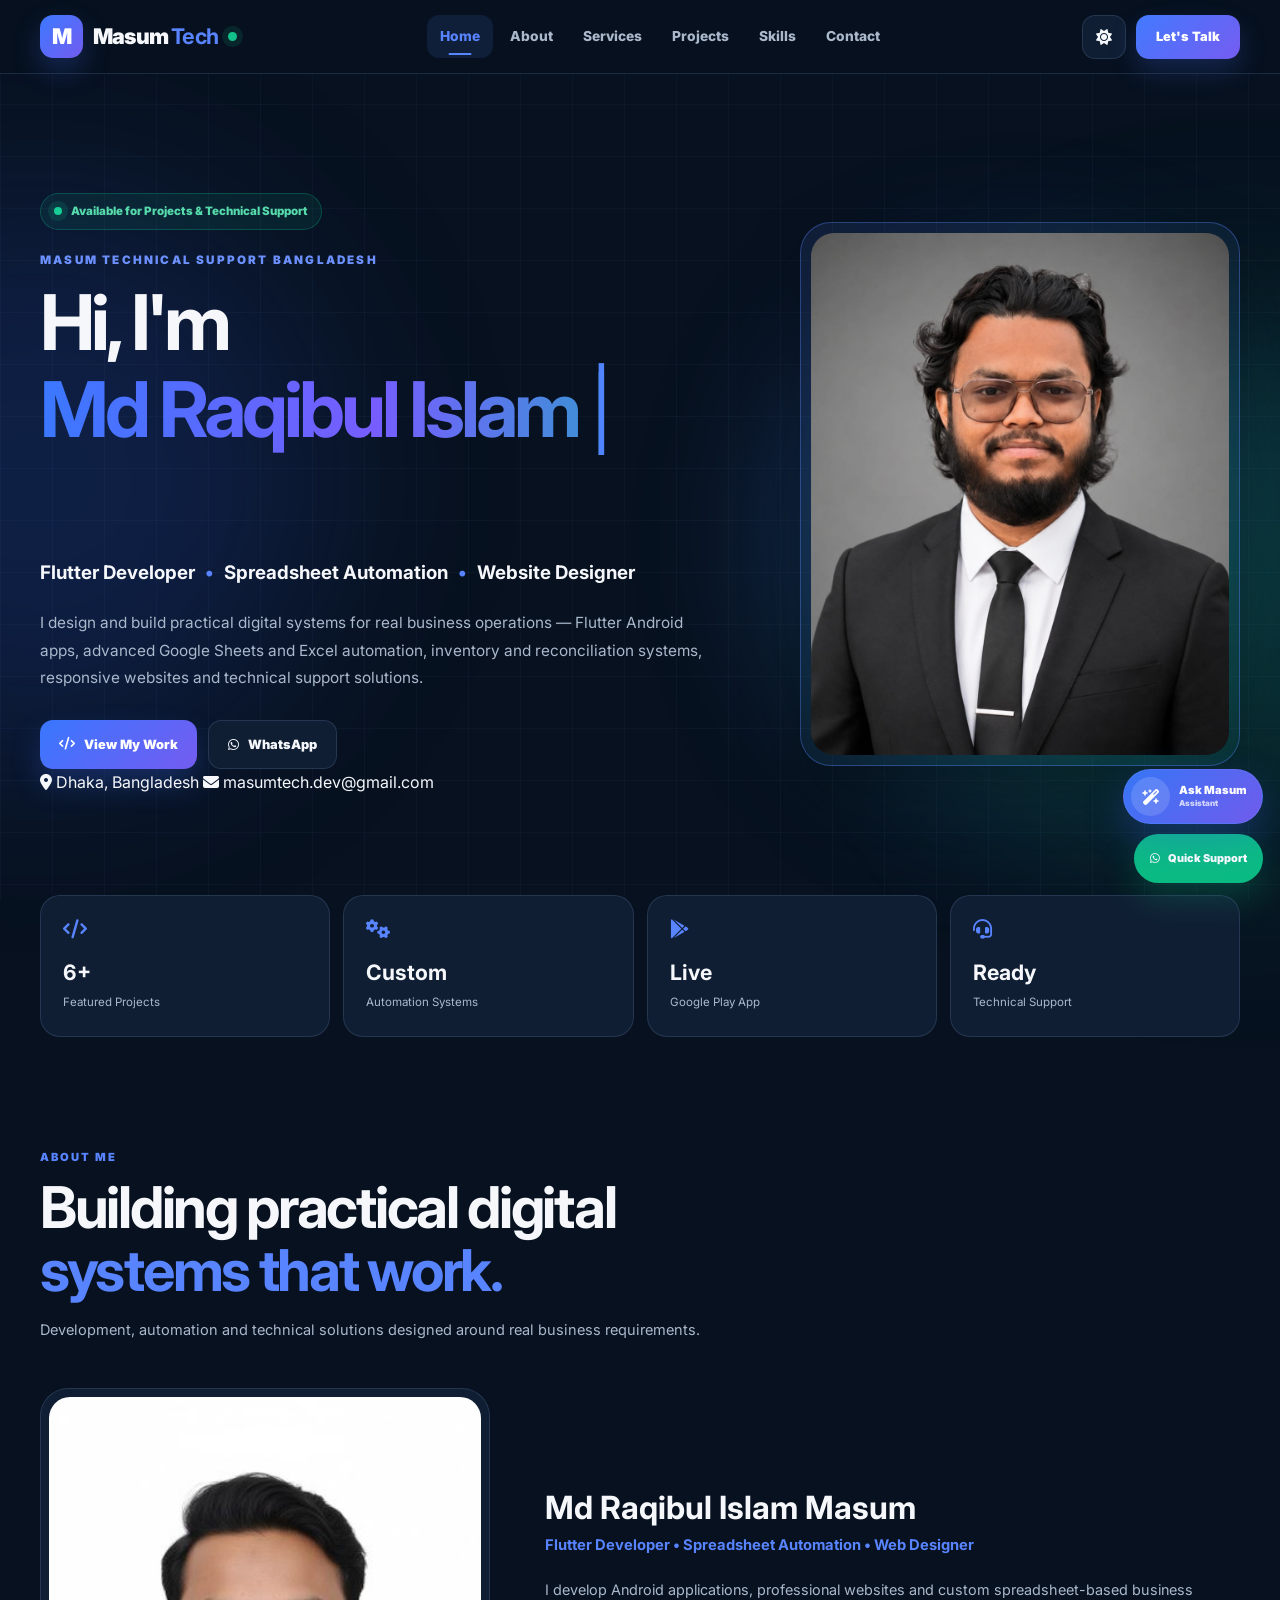
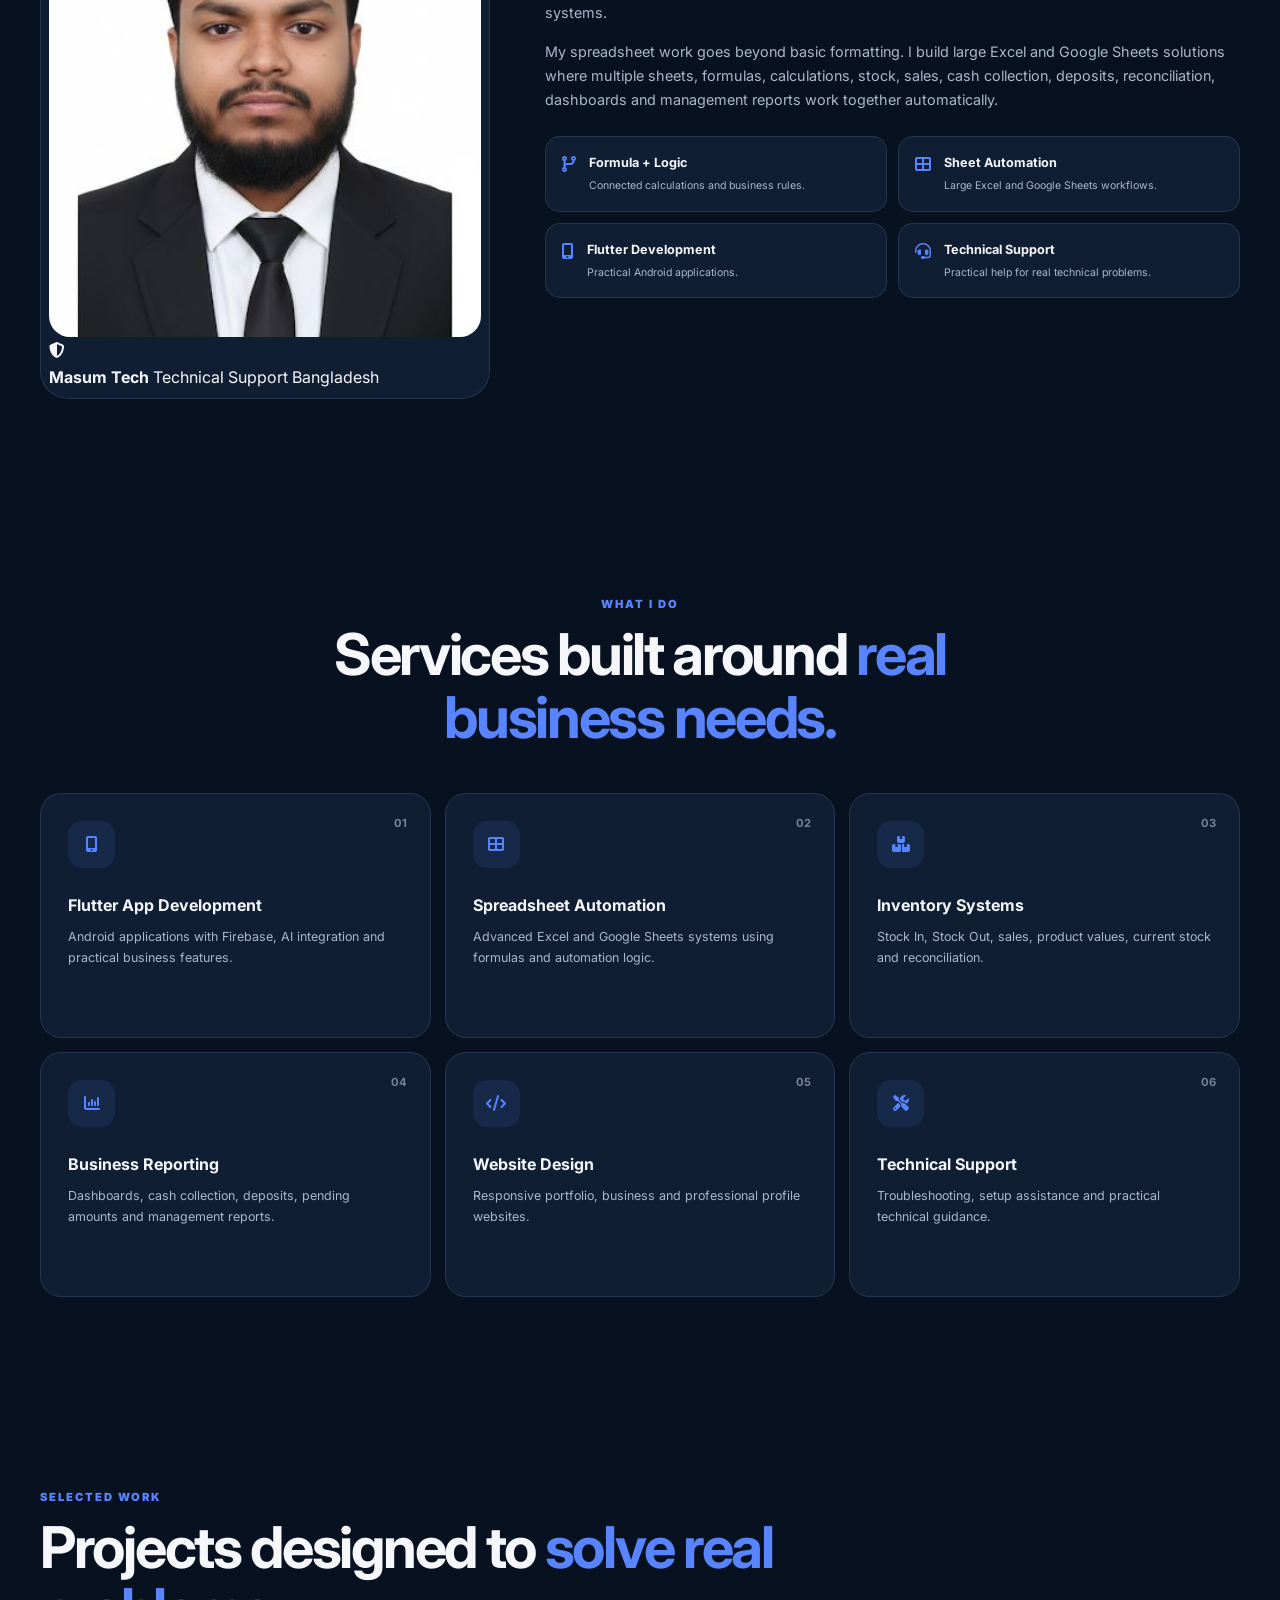
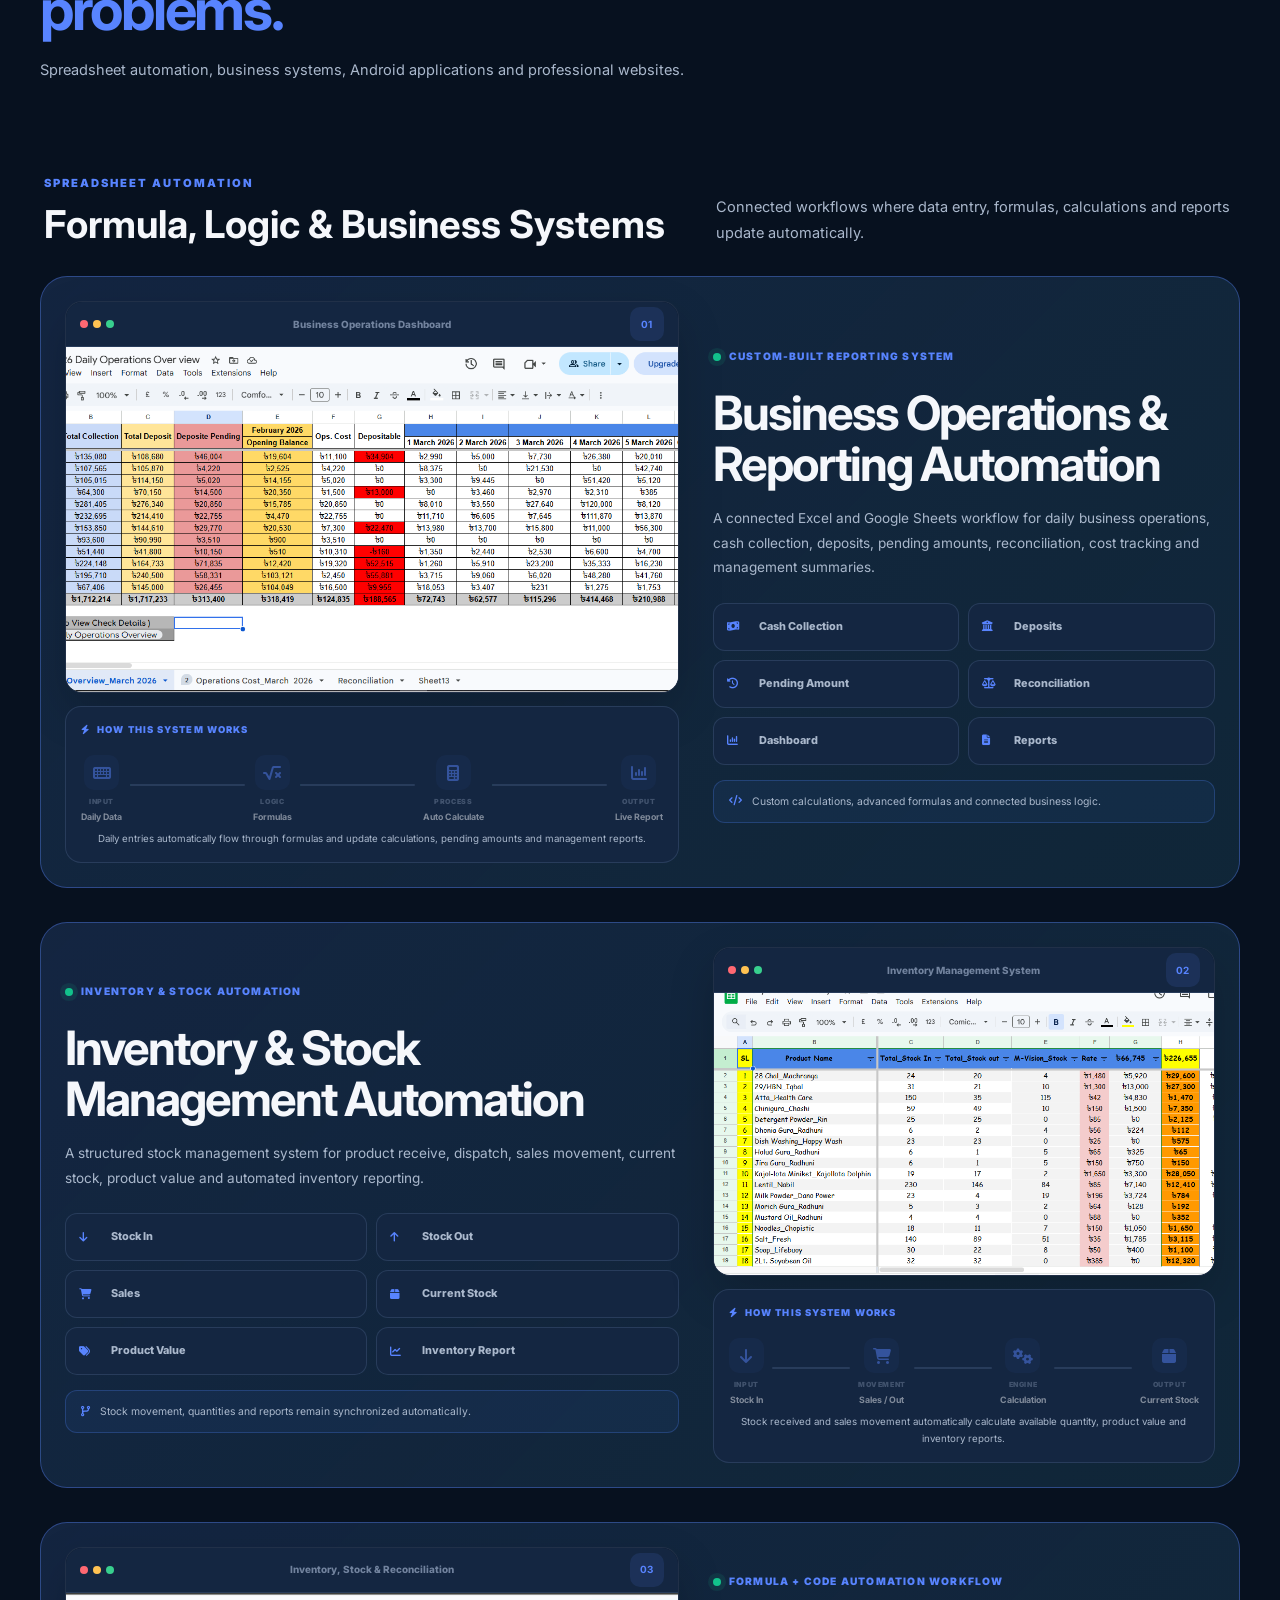
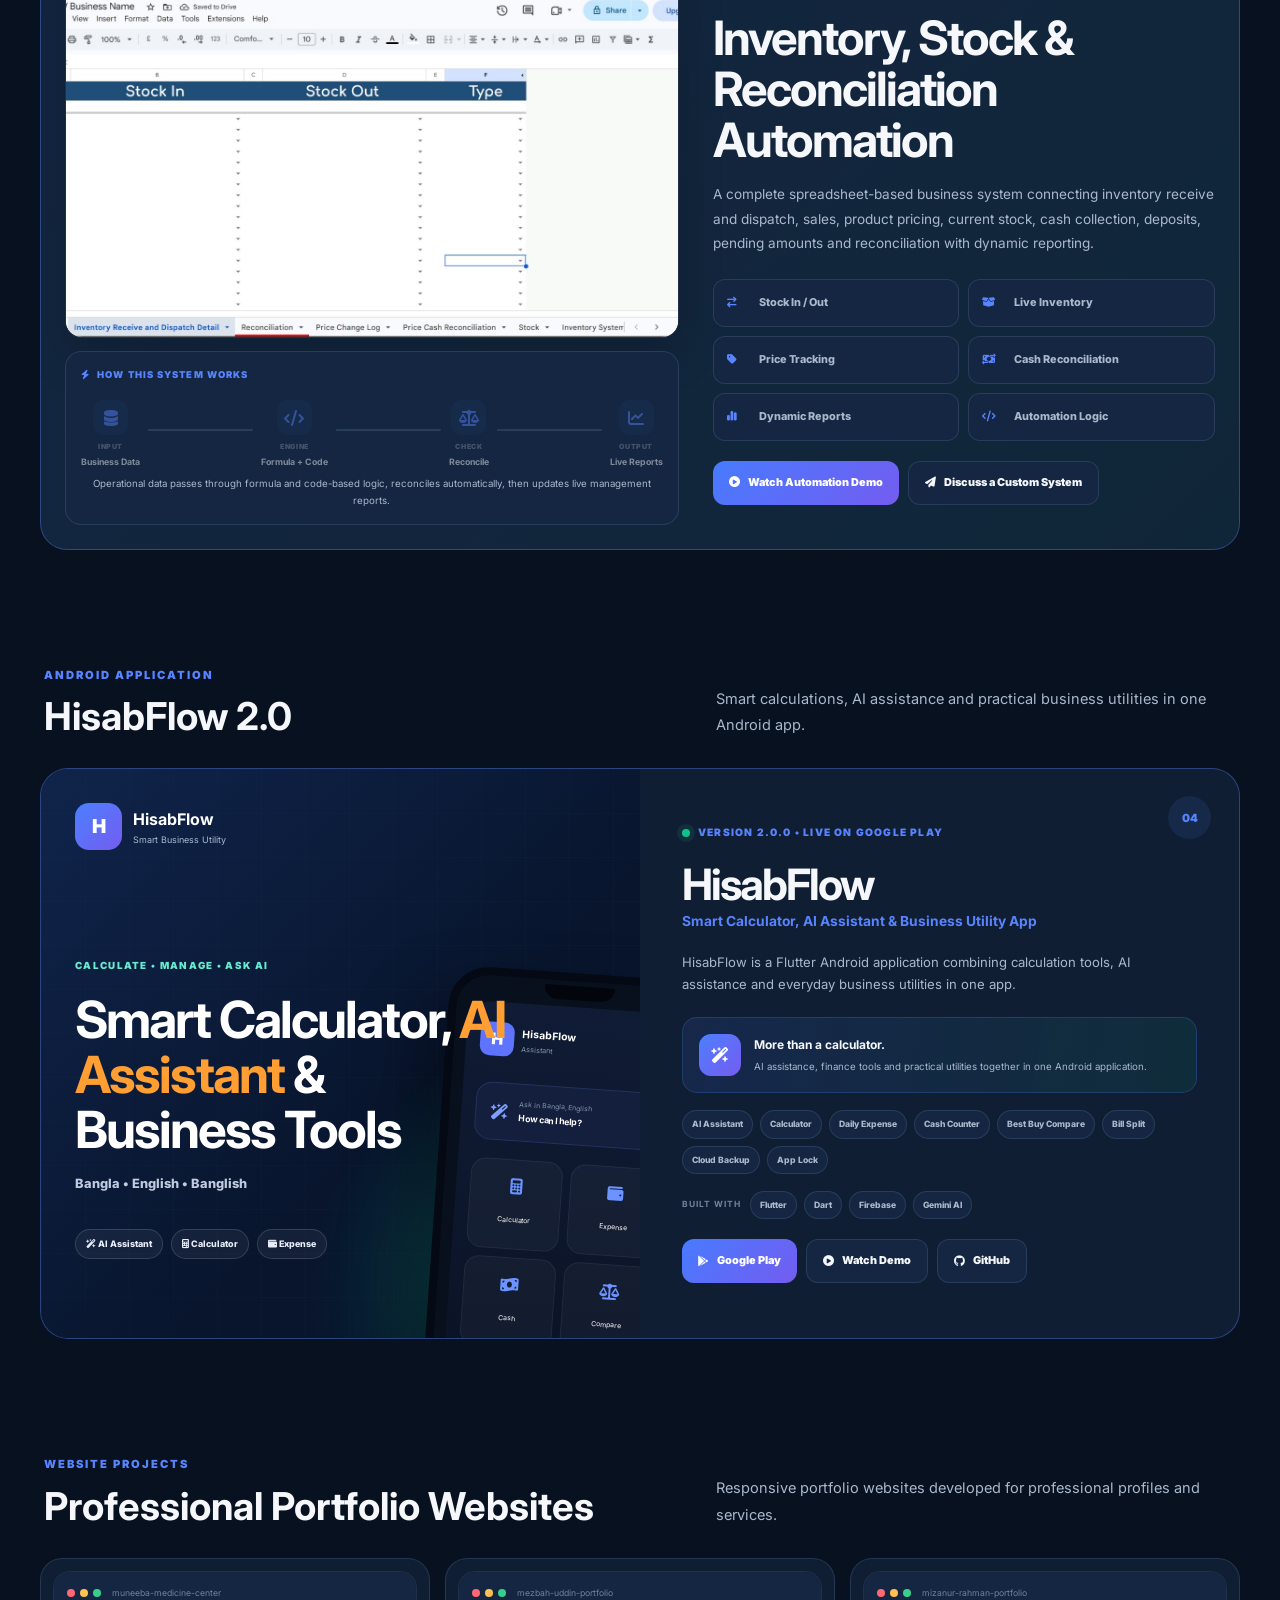
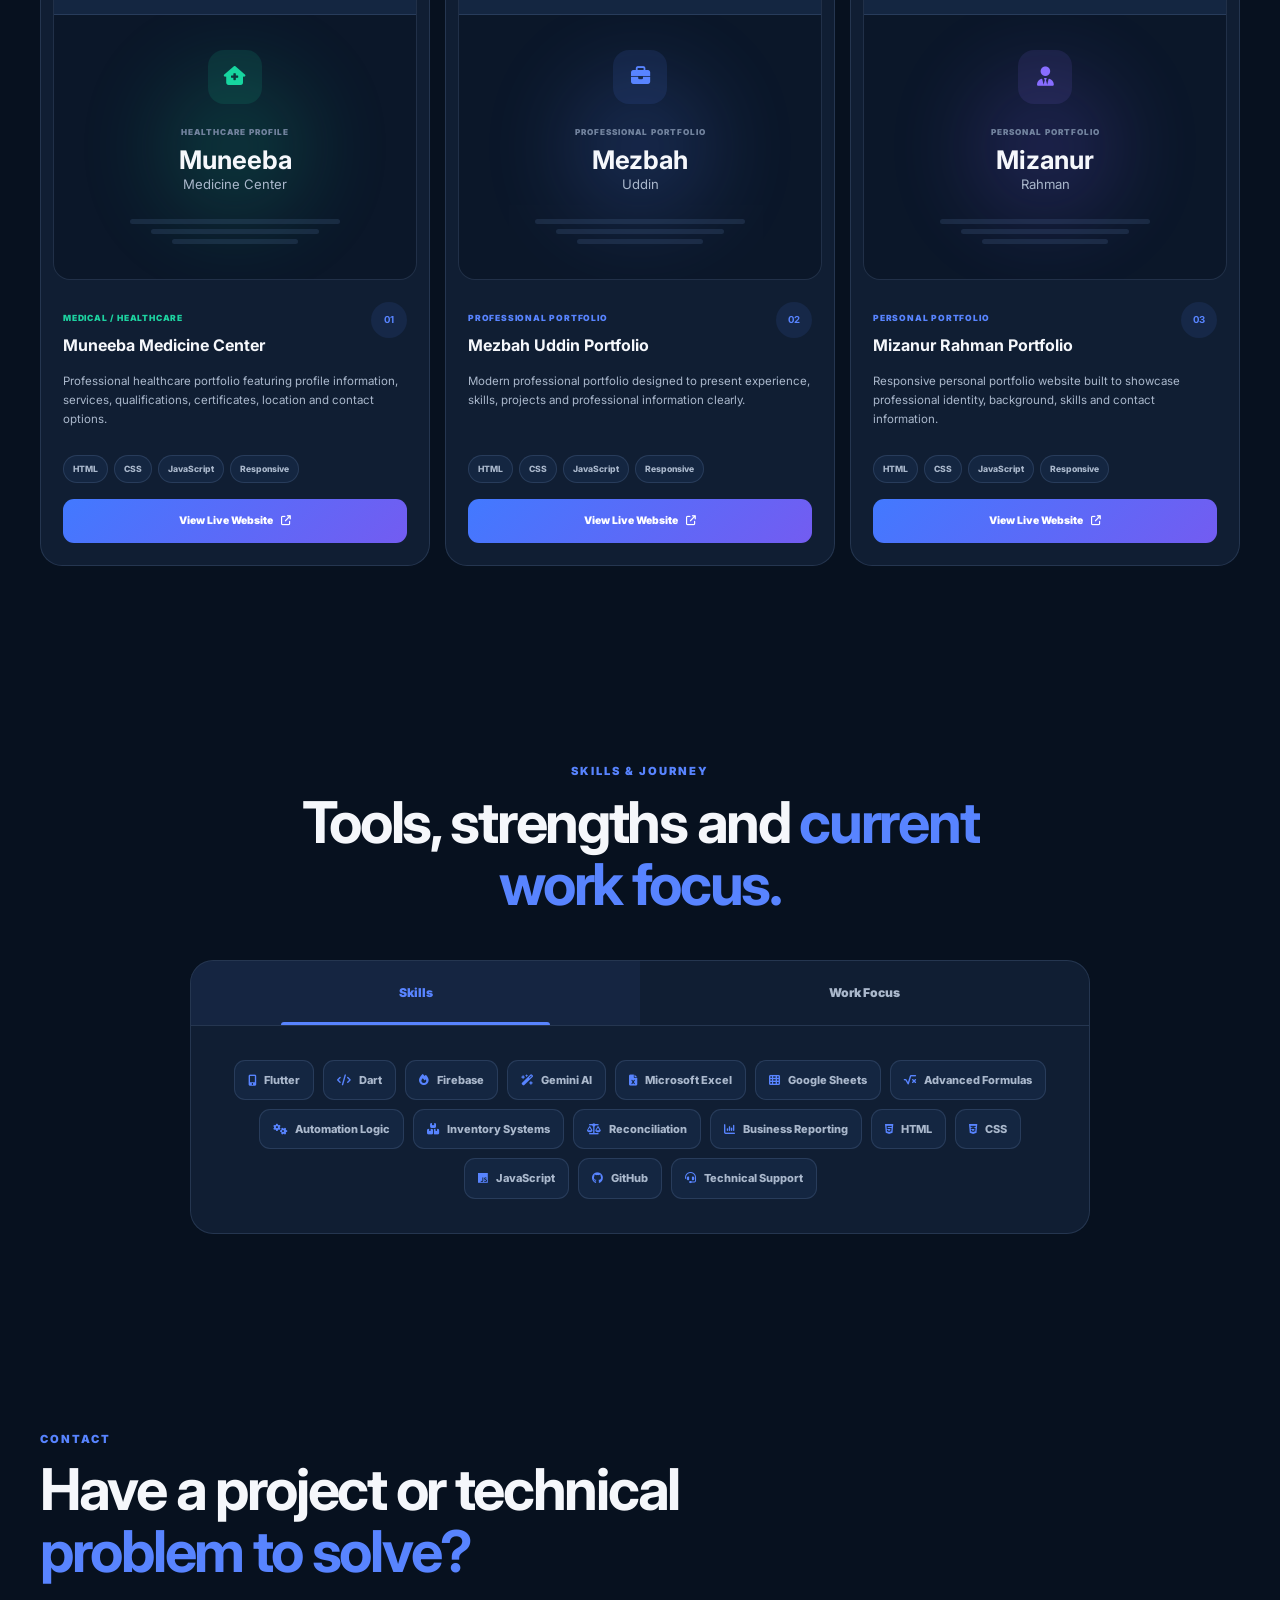
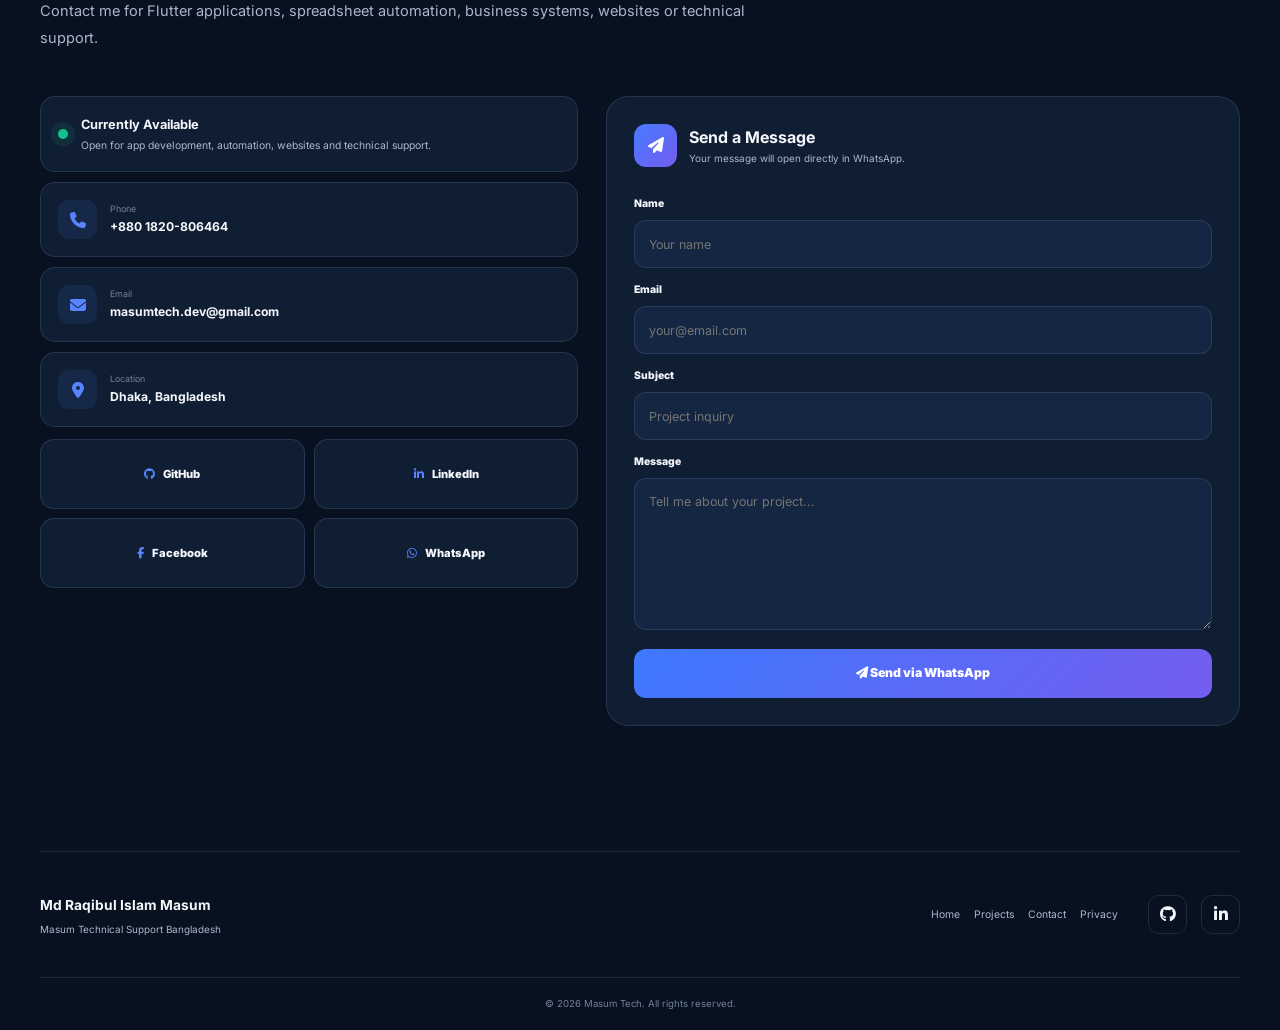
<file: index.html>
<!DOCTYPE html>
<html lang="en">
<head>
  <meta charset="UTF-8">
  <meta name="viewport" content="width=device-width, initial-scale=1.0">

  <meta
    name="google-site-verification"
    content="yA-_8_cZ_mlbxBh-EHfT0LgAbV89SagtjQqTTqyaM1o"
  >

  <title>
    Masum Tech | Md Raqibul Islam Masum - Flutter App Developer & Website Designer
  </title>

  <meta
    name="description"
    content="Masum Tech by Md Raqibul Islam Masum offers Flutter Android app development, website design, POS sales software, landing pages, business inventory software, Excel reports, Google Sheet reports, technical support, and Masum Smart Calculator Pro, now available on Google Play."
  >

  <meta
    name="keywords"
    content="Masum Tech, Md Raqibul Islam Masum, Masum Flutter App Developer, Masum Website Designer, Masum POS Software Builder, Masum Technical Support Bangladesh, Flutter App Developer Bangladesh, Website Designer Bangladesh, POS Sales System, Landing Page Design, Business Inventory Software, Excel Reporting, Google Sheet Reports, Masum Smart Calculator Pro, Google Play Calculator App, Flutter Android App, Technical Support Bangladesh"
  >

  <meta name="author" content="Md Raqibul Islam Masum">
  <meta name="robots" content="index, follow">
  <meta name="theme-color" content="#f8fbff">

  <link
    rel="canonical"
    href="https://masumtechdev.github.io/portfolio/"
  >

  <meta
    property="og:title"
    content="Masum Tech | Md Raqibul Islam Masum"
  >

  <meta
    property="og:description"
    content="Flutter apps, websites, business software, client portfolio websites, Excel/Google Sheet reports and technical support."
  >

  <meta
    property="og:url"
    content="https://masumtechdev.github.io/portfolio/"
  >

  <meta property="og:type" content="website">

  <meta
    property="og:image"
    content="https://masumtechdev.github.io/portfolio/profile.jpeg"
  >

  <meta property="og:site_name" content="Masum Tech">

  <meta name="twitter:card" content="summary_large_image">

  <meta
    name="twitter:title"
    content="Masum Tech | Md Raqibul Islam Masum"
  >

  <meta
    name="twitter:description"
    content="Flutter App Developer, Website Designer, Business Software Builder and Technical Support Specialist."
  >

  <meta
    name="twitter:image"
    content="https://masumtechdev.github.io/portfolio/profile.jpeg"
  >

  <link rel="icon" href="favicon.ico" type="image/x-icon">

  <link
    rel="icon"
    type="image/png"
    sizes="32x32"
    href="favicon-32x32.png"
  >

  <link rel="preconnect" href="https://fonts.googleapis.com">

  <link
    rel="preconnect"
    href="https://fonts.gstatic.com"
    crossorigin
  >

  <link
    href="https://fonts.googleapis.com/css2?family=Inter:wght@400;500;600;700;800;900&display=swap"
    rel="stylesheet"
  >

  <link
    rel="stylesheet"
    href="https://cdnjs.cloudflare.com/ajax/libs/font-awesome/6.5.2/css/all.min.css"
  >

  <link rel="stylesheet" href="style.css">

  <script
    async
    src="https://www.googletagmanager.com/gtag/js?id=G-J15NSN0JDG"
  ></script>

  <script>
    window.dataLayer = window.dataLayer || [];

    function gtag() {
      dataLayer.push(arguments);
    }

    gtag("js", new Date());
    gtag("config", "G-J15NSN0JDG");
  </script>

  <script type="application/ld+json">
  {
    "@context": "https://schema.org",
    "@graph": [
      {
        "@type": "Person",
        "@id": "https://masumtechdev.github.io/portfolio/#person",
        "name": "Md Raqibul Islam Masum",
        "alternateName": "Masum Tech",
        "url": "https://masumtechdev.github.io/portfolio/",
        "image": "https://masumtechdev.github.io/portfolio/profile.jpeg",
        "jobTitle": "Flutter App Developer, Website Designer, Business Software Builder and Technical Support Specialist",
        "description": "Md Raqibul Islam Masum is the creator of Masum Tech and provides Flutter app development, website design, business software, reporting systems and technical support in Bangladesh.",
        "address": {
          "@type": "PostalAddress",
          "addressLocality": "Dhaka",
          "addressCountry": "Bangladesh"
        },
        "email": "mailto:masumtech.dev@gmail.com",
        "telephone": "+8801820806464",
        "sameAs": [
          "https://masumtechdev.github.io/portfolio/",
          "https://github.com/masumtechdev",
          "https://facebook.com/farabi1masum",
          "https://www.linkedin.com/in/md-raqibul-islam-masum-a5b36a201/"
        ],
        "knowsAbout": [
          "Flutter App Development",
          "Dart",
          "Firebase",
          "Android App Development",
          "Website Design",
          "Landing Page Design",
          "POS Sales System",
          "Business Inventory Software",
          "Microsoft Excel",
          "Google Sheets",
          "Technical Support",
          "HTML",
          "CSS",
          "JavaScript"
        ]
      },
      {
        "@type": "WebSite",
        "@id": "https://masumtechdev.github.io/portfolio/#website",
        "name": "Masum Tech",
        "alternateName": "Masum Technical Support Bangladesh",
        "url": "https://masumtechdev.github.io/portfolio/",
        "publisher": {
          "@id": "https://masumtechdev.github.io/portfolio/#person"
        }
      },
      {
        "@type": "ProfessionalService",
        "@id": "https://masumtechdev.github.io/portfolio/#service",
        "name": "Masum Tech",
        "url": "https://masumtechdev.github.io/portfolio/",
        "image": "https://masumtechdev.github.io/portfolio/profile.jpeg",
        "description": "Masum Tech provides Flutter app development, website design, POS software, inventory software, Excel and Google Sheet reporting and technical support.",
        "areaServed": {
          "@type": "Country",
          "name": "Bangladesh"
        },
        "founder": {
          "@id": "https://masumtechdev.github.io/portfolio/#person"
        }
      },
      {
        "@type": "SoftwareApplication",
        "@id": "https://masumtechdev.github.io/portfolio/#masum-smart-calculator-pro",
        "name": "Masum Smart Calculator Pro",
        "alternateName": "Masum Calc Pro",
        "applicationCategory": "UtilitiesApplication",
        "operatingSystem": "Android",
        "softwareVersion": "1.0.3+4",
        "url": "https://play.google.com/store/apps/details?id=com.masum.smartcalculatorpro",
        "downloadUrl": "https://play.google.com/store/apps/details?id=com.masum.smartcalculatorpro",
        "codeRepository": "https://github.com/masumtechdev/masum_calc_pro_v2",
        "creator": {
          "@id": "https://masumtechdev.github.io/portfolio/#person"
        },
        "description": "Masum Smart Calculator Pro is a Flutter Android calculator and smart utility app for daily calculation, expense tracking, PDF reports, business calculations, Google login and cloud backup."
      }
    ]
  }
  </script>
</head>

<body>

  <div class="intro-screen" id="introScreen">
    <div class="intro-grid"></div>
    <div class="intro-glow intro-glow-one"></div>
    <div class="intro-glow intro-glow-two"></div>

    <div class="intro-inner">
      <div class="intro-logo">
        M
        <span></span>
      </div>

      <p>WELCOME TO</p>

      <h1>
        MASUM <strong>TECH</strong>
      </h1>

      <div class="intro-bar"></div>

      <h2>Masum Technical Support Bangladesh</h2>

      <small>
        Apps • Automation • Websites • Business Solutions
      </small>

      <div class="intro-loading">
        <span></span>
      </div>
    </div>
  </div>

  <div class="background-grid"></div>
  <div class="background-glow glow-left"></div>
  <div class="background-glow glow-right"></div>

  <header class="navbar" id="navbar">
    <div class="nav-container">

      <a href="#home" class="brand">
        <span class="brand-box">M</span>

        <span class="brand-name">
          Masum <strong>Tech</strong>
        </span>

        <span class="brand-online"></span>
      </a>

      <nav class="nav-links" id="navLinks">

        <button
          class="menu-close"
          id="menuClose"
          type="button"
          aria-label="Close menu"
        >
          <i class="fa-solid fa-xmark"></i>
        </button>

        <a href="#home" class="active">Home</a>
        <a href="#about">About</a>
        <a href="#services">Services</a>
        <a href="#projects">Projects</a>
        <a href="#skills">Skills</a>
        <a href="#contact">Contact</a>

        <a
          href="https://wa.me/8801820806464"
          target="_blank"
          rel="noopener noreferrer"
          class="mobile-whatsapp"
        >
          <i class="fa-brands fa-whatsapp"></i>
          WhatsApp
        </a>

      </nav>

      <div class="nav-actions">

        <button
          class="theme-button"
          id="themeButton"
          type="button"
          aria-label="Change theme"
        >
          <i class="fa-solid fa-sun"></i>
        </button>

        <a href="#contact" class="talk-button">
          Let's Talk
        </a>

        <button
          class="menu-button"
          id="menuButton"
          type="button"
          aria-label="Open menu"
          aria-expanded="false"
        >
          <span></span>
          <span></span>
          <span></span>
        </button>

      </div>

    </div>
  </header>

  <div class="nav-overlay" id="navOverlay"></div>

  <main>

    <section class="hero section-reveal" id="home">

      <div class="hero-content">

        <div class="available-badge">
          <span></span>
          Available for Projects & Technical Support
        </div>

        <p class="eyebrow">
          MASUM TECHNICAL SUPPORT BANGLADESH
        </p>

        <h1>
          Hi, I'm

          <span class="hero-name">
            <span id="typingName"></span>
            <b>|</b>
          </span>
        </h1>

        <h2>
          Flutter Developer
          <i>•</i>
          Spreadsheet Automation
          <i>•</i>
          Website Designer
        </h2>

        <p class="hero-description">
          I design and build practical digital systems for real business
          operations — Flutter Android apps, advanced Google Sheets and
          Excel automation, inventory and reconciliation systems,
          responsive websites and technical support solutions.
        </p>

        <div class="hero-buttons">

          <a href="#projects" class="primary-button">
            <i class="fa-solid fa-code"></i>
            View My Work
          </a>

          <a
            href="https://wa.me/8801820806464"
            target="_blank"
            rel="noopener noreferrer"
            class="secondary-button"
          >
            <i class="fa-brands fa-whatsapp"></i>
            WhatsApp
          </a>

        </div>

        <div class="hero-meta">

          <span>
            <i class="fa-solid fa-location-dot"></i>
            Dhaka, Bangladesh
          </span>

          <span>
            <i class="fa-solid fa-envelope"></i>
            masumtech.dev@gmail.com
          </span>

        </div>

      </div>

      <div class="hero-photo">

        <div class="photo-glow"></div>

        <div class="photo-frame">
          <img
            src="masum-suit.jpeg"
            alt="Md Raqibul Islam Masum"
            loading="eager"
          >
        </div>

      </div>

    </section>

    <section class="stats section-reveal">

      <article>
        <i class="fa-solid fa-code"></i>
        <strong>6+</strong>
        <span>Featured Projects</span>
      </article>

      <article>
        <i class="fa-solid fa-gears"></i>
        <strong>Custom</strong>
        <span>Automation Systems</span>
      </article>

      <article>
        <i class="fa-brands fa-google-play"></i>
        <strong>Live</strong>
        <span>Google Play App</span>
      </article>

      <article>
        <i class="fa-solid fa-headset"></i>
        <strong>Ready</strong>
        <span>Technical Support</span>
      </article>

    </section>

    <section class="section section-reveal" id="about">

      <div class="section-title">

        <span>About Me</span>

        <h2>
          Building practical digital
          <strong>systems that work.</strong>
        </h2>

        <p>
          Development, automation and technical solutions
          designed around real business requirements.
        </p>

      </div>

      <div class="about-grid">

        <div class="about-image">

          <img
            src="profile.jpeg"
            alt="Md Raqibul Islam Masum"
            loading="lazy"
          >

          <div class="about-image-label">

            <i class="fa-solid fa-shield-halved"></i>

            <div>
              <strong>Masum Tech</strong>
              <span>Technical Support Bangladesh</span>
            </div>

          </div>

        </div>

        <div class="about-text">

          <h3>Md Raqibul Islam Masum</h3>

          <h4>
            Flutter Developer • Spreadsheet Automation • Web Designer
          </h4>

          <p>
            I develop Android applications, professional websites
            and custom spreadsheet-based business systems.
          </p>

          <p>
            My spreadsheet work goes beyond basic formatting.
            I build large Excel and Google Sheets solutions where
            multiple sheets, formulas, calculations, stock, sales,
            cash collection, deposits, reconciliation, dashboards
            and management reports work together automatically.
          </p>

          <div class="about-features">

            <article>
              <i class="fa-solid fa-code-branch"></i>

              <div>
                <strong>Formula + Logic</strong>
                <span>Connected calculations and business rules.</span>
              </div>
            </article>

            <article>
              <i class="fa-solid fa-table-cells-large"></i>

              <div>
                <strong>Sheet Automation</strong>
                <span>Large Excel and Google Sheets workflows.</span>
              </div>
            </article>

            <article>
              <i class="fa-solid fa-mobile-screen-button"></i>

              <div>
                <strong>Flutter Development</strong>
                <span>Practical Android applications.</span>
              </div>
            </article>

            <article>
              <i class="fa-solid fa-headset"></i>

              <div>
                <strong>Technical Support</strong>
                <span>Practical help for real technical problems.</span>
              </div>
            </article>

          </div>

        </div>

      </div>

    </section>

    <section class="section section-reveal" id="services">

      <div class="section-title center">

        <span>What I Do</span>

        <h2>
          Services built around
          <strong>real business needs.</strong>
        </h2>

      </div>

      <div class="services-grid">

        <article>
          <b>01</b>
          <i class="fa-solid fa-mobile-screen-button"></i>
          <h3>Flutter App Development</h3>
          <p>
            Android applications with Firebase,
            AI integration and practical business features.
          </p>
        </article>

        <article>
          <b>02</b>
          <i class="fa-solid fa-table-cells-large"></i>
          <h3>Spreadsheet Automation</h3>
          <p>
            Advanced Excel and Google Sheets systems
            using formulas and automation logic.
          </p>
        </article>

        <article>
          <b>03</b>
          <i class="fa-solid fa-boxes-stacked"></i>
          <h3>Inventory Systems</h3>
          <p>
            Stock In, Stock Out, sales, product values,
            current stock and reconciliation.
          </p>
        </article>

        <article>
          <b>04</b>
          <i class="fa-solid fa-chart-column"></i>
          <h3>Business Reporting</h3>
          <p>
            Dashboards, cash collection, deposits,
            pending amounts and management reports.
          </p>
        </article>

        <article>
          <b>05</b>
          <i class="fa-solid fa-code"></i>
          <h3>Website Design</h3>
          <p>
            Responsive portfolio, business
            and professional profile websites.
          </p>
        </article>

        <article>
          <b>06</b>
          <i class="fa-solid fa-screwdriver-wrench"></i>
          <h3>Technical Support</h3>
          <p>
            Troubleshooting, setup assistance
            and practical technical guidance.
          </p>
        </article>

      </div>

    </section>

    <section
      class="section projects-section section-reveal"
      id="projects"
    >

      <div class="section-title">

        <span>Selected Work</span>

        <h2>
          Projects designed to
          <strong>solve real problems.</strong>
        </h2>

        <p>
          Spreadsheet automation, business systems,
          Android applications and professional websites.
        </p>

      </div>

      <div class="project-heading">

        <div>
          <span>Spreadsheet Automation</span>
          <h3>Formula, Logic & Business Systems</h3>
        </div>

        <p>
          Connected workflows where data entry,
          formulas, calculations and reports
          update automatically.
        </p>

      </div>

      <div class="sheet-project-list">

        <article
          class="sheet-project project-motion motion-left"
          data-project-card
        >

          <div class="sheet-side">

            <div class="sheet-browser">

              <div class="browser-top">

                <div class="browser-dots">
                  <i></i>
                  <i></i>
                  <i></i>
                </div>

                <span>
                  Business Operations Dashboard
                </span>

                <b>01</b>

              </div>

              <div class="sheet-media">

                <img
                  src="Project-1.png"
                  alt="Business Operations and Reporting Automation"
                  loading="lazy"
                >

                <span class="sheet-scan"></span>

              </div>

            </div>

            <div class="sheet-workflow">

              <div class="workflow-title">
                <i class="fa-solid fa-bolt"></i>
                HOW THIS SYSTEM WORKS
              </div>

              <div class="workflow-track">

                <div class="workflow-step step-one">
                  <i class="fa-solid fa-keyboard"></i>
                  <small>INPUT</small>
                  <strong>Daily Data</strong>
                </div>

                <div class="workflow-line line-one">
                  <span></span>
                </div>

                <div class="workflow-step step-two">
                  <i class="fa-solid fa-square-root-variable"></i>
                  <small>LOGIC</small>
                  <strong>Formulas</strong>
                </div>

                <div class="workflow-line line-two">
                  <span></span>
                </div>

                <div class="workflow-step step-three">
                  <i class="fa-solid fa-calculator"></i>
                  <small>PROCESS</small>
                  <strong>Auto Calculate</strong>
                </div>

                <div class="workflow-line line-three">
                  <span></span>
                </div>

                <div class="workflow-step step-four">
                  <i class="fa-solid fa-chart-column"></i>
                  <small>OUTPUT</small>
                  <strong>Live Report</strong>
                </div>

              </div>

              <p>
                Daily entries automatically flow through formulas
                and update calculations, pending amounts
                and management reports.
              </p>

            </div>

          </div>

          <div class="sheet-details">

            <small class="status-label">
              <i></i>
              CUSTOM-BUILT REPORTING SYSTEM
            </small>

            <h3>
              Business Operations & Reporting Automation
            </h3>

            <p>
              A connected Excel and Google Sheets workflow
              for daily business operations, cash collection,
              deposits, pending amounts, reconciliation,
              cost tracking and management summaries.
            </p>

            <div class="project-features">

              <span>
                <i class="fa-solid fa-money-bill-wave"></i>
                Cash Collection
              </span>

              <span>
                <i class="fa-solid fa-building-columns"></i>
                Deposits
              </span>

              <span>
                <i class="fa-solid fa-clock-rotate-left"></i>
                Pending Amount
              </span>

              <span>
                <i class="fa-solid fa-scale-balanced"></i>
                Reconciliation
              </span>

              <span>
                <i class="fa-solid fa-chart-column"></i>
                Dashboard
              </span>

              <span>
                <i class="fa-solid fa-file-lines"></i>
                Reports
              </span>

            </div>

            <div class="project-note">
              <i class="fa-solid fa-code"></i>
              Custom calculations, advanced formulas
              and connected business logic.
            </div>

          </div>

        </article>

        <article
          class="sheet-project sheet-project-reverse project-motion motion-right"
          data-project-card
        >

          <div class="sheet-side">

            <div class="sheet-browser">

              <div class="browser-top">

                <div class="browser-dots">
                  <i></i>
                  <i></i>
                  <i></i>
                </div>

                <span>
                  Inventory Management System
                </span>

                <b>02</b>

              </div>

              <div class="sheet-media">

                <img
                  src="Project-2.png"
                  alt="Inventory and Stock Management Automation"
                  loading="lazy"
                >

                <span class="sheet-scan"></span>

              </div>

            </div>

            <div class="sheet-workflow">

              <div class="workflow-title">
                <i class="fa-solid fa-bolt"></i>
                HOW THIS SYSTEM WORKS
              </div>

              <div class="workflow-track">

                <div class="workflow-step step-one">
                  <i class="fa-solid fa-arrow-down"></i>
                  <small>INPUT</small>
                  <strong>Stock In</strong>
                </div>

                <div class="workflow-line line-one">
                  <span></span>
                </div>

                <div class="workflow-step step-two">
                  <i class="fa-solid fa-cart-shopping"></i>
                  <small>MOVEMENT</small>
                  <strong>Sales / Out</strong>
                </div>

                <div class="workflow-line line-two">
                  <span></span>
                </div>

                <div class="workflow-step step-three">
                  <i class="fa-solid fa-gears"></i>
                  <small>ENGINE</small>
                  <strong>Calculation</strong>
                </div>

                <div class="workflow-line line-three">
                  <span></span>
                </div>

                <div class="workflow-step step-four">
                  <i class="fa-solid fa-box"></i>
                  <small>OUTPUT</small>
                  <strong>Current Stock</strong>
                </div>

              </div>

              <p>
                Stock received and sales movement automatically
                calculate available quantity, product value
                and inventory reports.
              </p>

            </div>

          </div>

          <div class="sheet-details">

            <small class="status-label">
              <i></i>
              INVENTORY & STOCK AUTOMATION
            </small>

            <h3>
              Inventory & Stock Management Automation
            </h3>

            <p>
              A structured stock management system for
              product receive, dispatch, sales movement,
              current stock, product value and
              automated inventory reporting.
            </p>

            <div class="project-features">

              <span>
                <i class="fa-solid fa-arrow-down"></i>
                Stock In
              </span>

              <span>
                <i class="fa-solid fa-arrow-up"></i>
                Stock Out
              </span>

              <span>
                <i class="fa-solid fa-cart-shopping"></i>
                Sales
              </span>

              <span>
                <i class="fa-solid fa-box"></i>
                Current Stock
              </span>

              <span>
                <i class="fa-solid fa-tags"></i>
                Product Value
              </span>

              <span>
                <i class="fa-solid fa-chart-line"></i>
                Inventory Report
              </span>

            </div>

            <div class="project-note">
              <i class="fa-solid fa-code-branch"></i>
              Stock movement, quantities and reports
              remain synchronized automatically.
            </div>

          </div>

        </article>

        <article
          class="sheet-project project-motion motion-left"
          data-project-card
        >

          <div class="sheet-side">

            <div class="sheet-browser">

              <div class="browser-top">

                <div class="browser-dots">
                  <i></i>
                  <i></i>
                  <i></i>
                </div>

                <span>
                  Inventory, Stock & Reconciliation
                </span>

                <b>03</b>

              </div>

              <div class="sheet-media">

                <img
                  src="inventory-automation-preview.jpg"
                  alt="Inventory Stock and Reconciliation Automation"
                  loading="lazy"
                >

                <span class="sheet-scan"></span>

              </div>

            </div>

            <div class="sheet-workflow">

              <div class="workflow-title">
                <i class="fa-solid fa-bolt"></i>
                HOW THIS SYSTEM WORKS
              </div>

              <div class="workflow-track">

                <div class="workflow-step step-one">
                  <i class="fa-solid fa-database"></i>
                  <small>INPUT</small>
                  <strong>Business Data</strong>
                </div>

                <div class="workflow-line line-one">
                  <span></span>
                </div>

                <div class="workflow-step step-two">
                  <i class="fa-solid fa-code"></i>
                  <small>ENGINE</small>
                  <strong>Formula + Code</strong>
                </div>

                <div class="workflow-line line-two">
                  <span></span>
                </div>

                <div class="workflow-step step-three">
                  <i class="fa-solid fa-scale-balanced"></i>
                  <small>CHECK</small>
                  <strong>Reconcile</strong>
                </div>

                <div class="workflow-line line-three">
                  <span></span>
                </div>

                <div class="workflow-step step-four">
                  <i class="fa-solid fa-chart-line"></i>
                  <small>OUTPUT</small>
                  <strong>Live Reports</strong>
                </div>

              </div>

              <p>
                Operational data passes through formula
                and code-based logic, reconciles automatically,
                then updates live management reports.
              </p>

            </div>

          </div>

          <div class="sheet-details">

            <small class="status-label">
              <i></i>
              FORMULA + CODE AUTOMATION WORKFLOW
            </small>

            <h3>
              Inventory, Stock & Reconciliation Automation
            </h3>

            <p>
              A complete spreadsheet-based business system
              connecting inventory receive and dispatch,
              sales, product pricing, current stock,
              cash collection, deposits, pending amounts
              and reconciliation with dynamic reporting.
            </p>

            <div class="project-features">

              <span>
                <i class="fa-solid fa-arrow-right-arrow-left"></i>
                Stock In / Out
              </span>

              <span>
                <i class="fa-solid fa-box-open"></i>
                Live Inventory
              </span>

              <span>
                <i class="fa-solid fa-tag"></i>
                Price Tracking
              </span>

              <span>
                <i class="fa-solid fa-money-bill-transfer"></i>
                Cash Reconciliation
              </span>

              <span>
                <i class="fa-solid fa-chart-simple"></i>
                Dynamic Reports
              </span>

              <span>
                <i class="fa-solid fa-code"></i>
                Automation Logic
              </span>

            </div>

            <div class="project-actions">

              <button
                type="button"
                id="automationDemoButton"
                class="project-primary"
              >
                <i class="fa-solid fa-circle-play"></i>
                Watch Automation Demo
              </button>

              <a
                href="#contact"
                class="project-secondary"
              >
                <i class="fa-solid fa-paper-plane"></i>
                Discuss a Custom System
              </a>

            </div>

          </div>

        </article>

      </div>

      <div class="project-heading app-heading">

        <div>
          <span>Android Application</span>
          <h3>HisabFlow 2.0</h3>
        </div>

        <p>
          Smart calculations, AI assistance
          and practical business utilities in one Android app.
        </p>

      </div>

      <article
        class="hisabflow-card project-motion motion-up"
        data-project-card
      >

        <div class="hisabflow-promo">

          <div class="hf-grid"></div>
          <div class="hf-glow"></div>

          <div class="hf-brand">

            <div class="hf-logo">H</div>

            <div>
              <strong>HisabFlow</strong>
              <span>Smart Business Utility</span>
            </div>

          </div>

          <div class="hf-copy">

            <small>
              CALCULATE • MANAGE • ASK AI
            </small>

            <h3>
              Smart Calculator,
              <strong>AI Assistant</strong>
              & Business Tools
            </h3>

            <p>Bangla • English • Banglish</p>

          </div>

          <div class="hf-mini-tags">

            <span>
              <i class="fa-solid fa-wand-magic-sparkles"></i>
              AI Assistant
            </span>

            <span>
              <i class="fa-solid fa-calculator"></i>
              Calculator
            </span>

            <span>
              <i class="fa-solid fa-wallet"></i>
              Expense
            </span>

          </div>

          <div class="hf-phone">

            <div class="hf-speaker"></div>

            <div class="hf-screen">

              <div class="hf-phone-title">

                <span>H</span>

                <div>
                  <strong>HisabFlow</strong>
                  <small>Assistant</small>
                </div>

              </div>

              <div class="hf-assistant-card">

                <i class="fa-solid fa-wand-magic-sparkles"></i>

                <div>
                  <small>Ask in Bangla, English</small>
                  <strong>How can I help?</strong>
                </div>

              </div>

              <div class="hf-tools">

                <div>
                  <i class="fa-solid fa-calculator"></i>
                  <small>Calculator</small>
                </div>

                <div>
                  <i class="fa-solid fa-wallet"></i>
                  <small>Expense</small>
                </div>

                <div>
                  <i class="fa-solid fa-money-bill-wave"></i>
                  <small>Cash</small>
                </div>

                <div>
                  <i class="fa-solid fa-scale-balanced"></i>
                  <small>Compare</small>
                </div>

              </div>

            </div>

          </div>

        </div>

        <div class="hisabflow-details">

          <small class="status-label">
            <i></i>
            VERSION 2.0.0 • LIVE ON GOOGLE PLAY
          </small>

          <span class="hisabflow-number">04</span>

          <h3>HisabFlow</h3>

          <h4>
            Smart Calculator, AI Assistant & Business Utility App
          </h4>

          <p>
            HisabFlow is a Flutter Android application
            combining calculation tools, AI assistance
            and everyday business utilities in one app.
          </p>

          <div class="app-highlight">

            <i class="fa-solid fa-wand-magic-sparkles"></i>

            <div>
              <strong>More than a calculator.</strong>

              <span>
                AI assistance, finance tools and practical
                utilities together in one Android application.
              </span>
            </div>

          </div>

          <div class="app-tags">

            <span>AI Assistant</span>
            <span>Calculator</span>
            <span>Daily Expense</span>
            <span>Cash Counter</span>
            <span>Best Buy Compare</span>
            <span>Bill Split</span>
            <span>Cloud Backup</span>
            <span>App Lock</span>

          </div>

          <div class="built-with">

            <b>BUILT WITH</b>

            <span>Flutter</span>
            <span>Dart</span>
            <span>Firebase</span>
            <span>Gemini AI</span>

          </div>

          <div class="project-actions">

            <a
              href="https://play.google.com/store/apps/details?id=com.masum.smartcalculatorpro"
              target="_blank"
              rel="noopener noreferrer"
              class="project-primary"
            >
              <i class="fa-brands fa-google-play"></i>
              Google Play
            </a>

            <button
              type="button"
              id="hisabflowDemoButton"
              class="project-secondary"
            >
              <i class="fa-solid fa-circle-play"></i>
              Watch Demo
            </button>

            <a
              href="https://github.com/masumtechdev/masum_calc_pro_v2"
              target="_blank"
              rel="noopener noreferrer"
              class="project-secondary"
            >
              <i class="fa-brands fa-github"></i>
              GitHub
            </a>

          </div>

        </div>

      </article>

      <div class="project-heading client-heading">

        <div>
          <span>Website Projects</span>
          <h3>Professional Portfolio Websites</h3>
        </div>

        <p>
          Responsive portfolio websites developed
          for professional profiles and services.
        </p>

      </div>

      <div class="portfolio-grid">

        <article
          class="portfolio-card medical-card portfolio-motion"
          data-project-card
        >

          <div class="portfolio-browser">

            <div class="portfolio-bar">

              <div class="browser-dots">
                <i></i>
                <i></i>
                <i></i>
              </div>

              <span>muneeba-medicine-center</span>

            </div>

            <div class="portfolio-preview">

              <div class="preview-orb"></div>

              <div class="preview-icon">
                <i class="fa-solid fa-house-medical"></i>
              </div>

              <small>HEALTHCARE PROFILE</small>
              <strong>Muneeba</strong>
              <span>Medicine Center</span>

              <div class="preview-lines">
                <i></i>
                <i></i>
                <i></i>
              </div>

            </div>

          </div>

          <div class="portfolio-content">

            <div class="portfolio-top">

              <div>
                <small>MEDICAL / HEALTHCARE</small>
                <h4>Muneeba Medicine Center</h4>
              </div>

              <b>01</b>

            </div>

            <p>
              Professional healthcare portfolio featuring
              profile information, services, qualifications,
              certificates, location and contact options.
            </p>

            <div class="portfolio-tags">
              <span>HTML</span>
              <span>CSS</span>
              <span>JavaScript</span>
              <span>Responsive</span>
            </div>

            <a
              href="https://masumtechdev.github.io/muneeba-medicine-center/"
              target="_blank"
              rel="noopener noreferrer"
            >
              View Live Website
              <i class="fa-solid fa-arrow-up-right-from-square"></i>
            </a>

          </div>

        </article>

        <article
          class="portfolio-card professional-card portfolio-motion"
          data-project-card
        >

          <div class="portfolio-browser">

            <div class="portfolio-bar">

              <div class="browser-dots">
                <i></i>
                <i></i>
                <i></i>
              </div>

              <span>mezbah-uddin-portfolio</span>

            </div>

            <div class="portfolio-preview">

              <div class="preview-orb"></div>

              <div class="preview-icon">
                <i class="fa-solid fa-briefcase"></i>
              </div>

              <small>PROFESSIONAL PORTFOLIO</small>
              <strong>Mezbah</strong>
              <span>Uddin</span>

              <div class="preview-lines">
                <i></i>
                <i></i>
                <i></i>
              </div>

            </div>

          </div>

          <div class="portfolio-content">

            <div class="portfolio-top">

              <div>
                <small>PROFESSIONAL PORTFOLIO</small>
                <h4>Mezbah Uddin Portfolio</h4>
              </div>

              <b>02</b>

            </div>

            <p>
              Modern professional portfolio designed
              to present experience, skills, projects
              and professional information clearly.
            </p>

            <div class="portfolio-tags">
              <span>HTML</span>
              <span>CSS</span>
              <span>JavaScript</span>
              <span>Responsive</span>
            </div>

            <a
              href="https://masumtechdev.github.io/mezbah-uddin-portfolio/"
              target="_blank"
              rel="noopener noreferrer"
            >
              View Live Website
              <i class="fa-solid fa-arrow-up-right-from-square"></i>
            </a>

          </div>

        </article>

        <article
          class="portfolio-card personal-card portfolio-motion"
          data-project-card
        >

          <div class="portfolio-browser">

            <div class="portfolio-bar">

              <div class="browser-dots">
                <i></i>
                <i></i>
                <i></i>
              </div>

              <span>mizanur-rahman-portfolio</span>

            </div>

            <div class="portfolio-preview">

              <div class="preview-orb"></div>

              <div class="preview-icon">
                <i class="fa-solid fa-user-tie"></i>
              </div>

              <small>PERSONAL PORTFOLIO</small>
              <strong>Mizanur</strong>
              <span>Rahman</span>

              <div class="preview-lines">
                <i></i>
                <i></i>
                <i></i>
              </div>

            </div>

          </div>

          <div class="portfolio-content">

            <div class="portfolio-top">

              <div>
                <small>PERSONAL PORTFOLIO</small>
                <h4>Mizanur Rahman Portfolio</h4>
              </div>

              <b>03</b>

            </div>

            <p>
              Responsive personal portfolio website built
              to showcase professional identity, background,
              skills and contact information.
            </p>

            <div class="portfolio-tags">
              <span>HTML</span>
              <span>CSS</span>
              <span>JavaScript</span>
              <span>Responsive</span>
            </div>

            <a
              href="https://masumtechdev.github.io/mizanur-rahman-portfolio/"
              target="_blank"
              rel="noopener noreferrer"
            >
              View Live Website
              <i class="fa-solid fa-arrow-up-right-from-square"></i>
            </a>

          </div>

        </article>

      </div>

    </section>

    <section
      class="section skills-section section-reveal"
      id="skills"
    >

      <div class="section-title center">

        <span>Skills & Journey</span>

        <h2>
          Tools, strengths and
          <strong>current work focus.</strong>
        </h2>

      </div>

      <div class="skills-box">

        <div class="skill-tabs">

          <button
            type="button"
            class="skill-tab active"
            data-tab="skillsPanel"
            aria-selected="true"
          >
            Skills
          </button>

          <button
            type="button"
            class="skill-tab"
            data-tab="workPanel"
            aria-selected="false"
          >
            Work Focus
          </button>

        </div>

        <div
          class="skill-panel active"
          id="skillsPanel"
        >

          <div class="skills-cloud">

            <span><i class="fa-solid fa-mobile-screen-button"></i>Flutter</span>
            <span><i class="fa-solid fa-code"></i>Dart</span>
            <span><i class="fa-solid fa-fire"></i>Firebase</span>
            <span><i class="fa-solid fa-wand-magic-sparkles"></i>Gemini AI</span>
            <span><i class="fa-solid fa-file-excel"></i>Microsoft Excel</span>
            <span><i class="fa-solid fa-table-cells"></i>Google Sheets</span>
            <span><i class="fa-solid fa-square-root-variable"></i>Advanced Formulas</span>
            <span><i class="fa-solid fa-gears"></i>Automation Logic</span>
            <span><i class="fa-solid fa-boxes-stacked"></i>Inventory Systems</span>
            <span><i class="fa-solid fa-scale-balanced"></i>Reconciliation</span>
            <span><i class="fa-solid fa-chart-column"></i>Business Reporting</span>
            <span><i class="fa-brands fa-html5"></i>HTML</span>
            <span><i class="fa-brands fa-css3-alt"></i>CSS</span>
            <span><i class="fa-brands fa-js"></i>JavaScript</span>
            <span><i class="fa-brands fa-github"></i>GitHub</span>
            <span><i class="fa-solid fa-headset"></i>Technical Support</span>

          </div>

        </div>

        <div
          class="skill-panel"
          id="workPanel"
        >

          <div class="work-timeline">

            <article>

              <span></span>

              <div>
                <small>CURRENT</small>
                <h3>Masum Technical Support Bangladesh</h3>

                <p>
                  Flutter applications, spreadsheet automation,
                  websites, business systems and technical support.
                </p>
              </div>

            </article>

            <article>

              <span></span>

              <div>
                <small>SPREADSHEET AUTOMATION</small>
                <h3>Large Business Workflows</h3>

                <p>
                  Formula-driven and code-assisted systems
                  connecting stock, sales, cash, deposits,
                  reconciliation and reporting.
                </p>
              </div>

            </article>

            <article>

              <span></span>

              <div>
                <small>ANDROID APPLICATION</small>
                <h3>HisabFlow 2.0</h3>

                <p>
                  Smart calculator, AI assistant
                  and business utility Android application.
                </p>
              </div>

            </article>

            <article>

              <span></span>

              <div>
                <small>WEB PROJECTS</small>
                <h3>Professional Portfolio Websites</h3>

                <p>
                  Responsive portfolio websites for
                  Muneeba Medicine Center, Mezbah Uddin
                  and Mizanur Rahman.
                </p>
              </div>

            </article>

          </div>

        </div>

      </div>

    </section>

    <section
      class="section contact-section section-reveal"
      id="contact"
    >

      <div class="section-title">

        <span>Contact</span>

        <h2>
          Have a project or technical
          <strong>problem to solve?</strong>
        </h2>

        <p>
          Contact me for Flutter applications,
          spreadsheet automation, business systems,
          websites or technical support.
        </p>

      </div>

      <div class="contact-grid">

        <div class="contact-left">

          <div class="availability-card">

            <span></span>

            <div>
              <strong>Currently Available</strong>

              <p>
                Open for app development, automation,
                websites and technical support.
              </p>
            </div>

          </div>

          <a
            href="tel:+8801820806464"
            class="contact-item"
          >

            <i class="fa-solid fa-phone"></i>

            <div>
              <small>Phone</small>
              <strong>+880 1820-806464</strong>
            </div>

          </a>

          <a
            href="mailto:masumtech.dev@gmail.com"
            class="contact-item"
          >

            <i class="fa-solid fa-envelope"></i>

            <div>
              <small>Email</small>
              <strong>masumtech.dev@gmail.com</strong>
            </div>

          </a>

          <div class="contact-item">

            <i class="fa-solid fa-location-dot"></i>

            <div>
              <small>Location</small>
              <strong>Dhaka, Bangladesh</strong>
            </div>

          </div>

          <div class="social-grid">

            <a
              href="https://github.com/masumtechdev"
              target="_blank"
              rel="noopener noreferrer"
            >
              <i class="fa-brands fa-github"></i>
              GitHub
            </a>

            <a
              href="https://www.linkedin.com/in/md-raqibul-islam-masum-a5b36a201/"
              target="_blank"
              rel="noopener noreferrer"
            >
              <i class="fa-brands fa-linkedin-in"></i>
              LinkedIn
            </a>

            <a
              href="https://facebook.com/farabi1masum"
              target="_blank"
              rel="noopener noreferrer"
            >
              <i class="fa-brands fa-facebook-f"></i>
              Facebook
            </a>

            <a
              href="https://wa.me/8801820806464"
              target="_blank"
              rel="noopener noreferrer"
            >
              <i class="fa-brands fa-whatsapp"></i>
              WhatsApp
            </a>

          </div>

        </div>

        <div class="contact-form-card">

          <div class="form-heading">

            <i class="fa-solid fa-paper-plane"></i>

            <div>
              <h3>Send a Message</h3>
              <p>Your message will open directly in WhatsApp.</p>
            </div>

          </div>

          <form id="contactForm">

            <label for="contactName">Name</label>

            <input
              id="contactName"
              type="text"
              placeholder="Your name"
              required
            >

            <label for="contactEmail">Email</label>

            <input
              id="contactEmail"
              type="email"
              placeholder="your@email.com"
              required
            >

            <label for="contactSubject">Subject</label>

            <input
              id="contactSubject"
              type="text"
              placeholder="Project inquiry"
              required
            >

            <label for="contactMessage">Message</label>

            <textarea
              id="contactMessage"
              rows="6"
              placeholder="Tell me about your project..."
              required
            ></textarea>

            <button type="submit">
              <i class="fa-solid fa-paper-plane"></i>
              Send via WhatsApp
            </button>

          </form>

        </div>

      </div>

    </section>

  </main>

  <footer class="footer">

    <div class="footer-main">

      <div>
        <strong>Md Raqibul Islam Masum</strong>
        <p>Masum Technical Support Bangladesh</p>
      </div>

      <nav>
        <a href="#home">Home</a>
        <a href="#projects">Projects</a>
        <a href="#contact">Contact</a>
        <a href="privacy-policy.html">Privacy</a>
      </nav>

      <div class="footer-social">

        <a
          href="https://github.com/masumtechdev"
          target="_blank"
          rel="noopener noreferrer"
        >
          <i class="fa-brands fa-github"></i>
        </a>

        <a
          href="https://www.linkedin.com/in/md-raqibul-islam-masum-a5b36a201/"
          target="_blank"
          rel="noopener noreferrer"
        >
          <i class="fa-brands fa-linkedin-in"></i>
        </a>

      </div>

    </div>

    <div class="footer-bottom">
      © <span id="year">2026</span> Masum Tech. All rights reserved.
    </div>

  </footer>

  <div
    class="video-modal"
    id="automationModal"
    aria-hidden="true"
  >

    <div
      class="video-backdrop"
      data-close-modal
    ></div>

    <div class="video-dialog">

      <div class="video-header">

        <div>
          <small>AUTOMATION DEMO</small>
          <h3>Inventory, Stock & Reconciliation System</h3>
        </div>

        <button
          type="button"
          data-close-modal
          aria-label="Close demo"
        >
          <i class="fa-solid fa-xmark"></i>
        </button>

      </div>

      <div class="video-container">

        <video
          id="automationVideo"
          controls
          playsinline
          preload="none"
          data-src="inventory-automation-demo.mp4"
        ></video>

      </div>

    </div>

  </div>

  <div
    class="video-modal"
    id="hisabflowModal"
    aria-hidden="true"
  >

    <div
      class="video-backdrop"
      data-close-hisabflow
    ></div>

    <div class="video-dialog hisabflow-dialog">

      <div class="video-header">

        <div>
          <small>APP DEMO</small>
          <h3>HisabFlow 2.0</h3>
        </div>

        <button
          type="button"
          data-close-hisabflow
          aria-label="Close demo"
        >
          <i class="fa-solid fa-xmark"></i>
        </button>

      </div>

      <div class="video-container vertical-video">

        <video
          id="hisabflowVideo"
          controls
          playsinline
          preload="none"
          data-src="hisabflow-demo.mp4"
        ></video>

      </div>

    </div>

  </div>

  <button
    class="assistant-button"
    id="assistantButton"
    type="button"
    aria-label="Open Masum Assistant"
  >

    <span class="assistant-icon">
      <i class="fa-solid fa-wand-magic-sparkles"></i>
    </span>

    <span>
      Ask Masum
      <small>Assistant</small>
    </span>

  </button>

  <div
    class="assistant-panel"
    id="assistantPanel"
    aria-hidden="true"
  >

    <div class="assistant-header">

      <div class="assistant-title">

        <span>
          <i class="fa-solid fa-wand-magic-sparkles"></i>
        </span>

        <div>
          <strong>Masum Assistant</strong>
          <small>Portfolio Guide • Online</small>
        </div>

      </div>

      <button
        type="button"
        id="assistantClose"
        aria-label="Close assistant"
      >
        <i class="fa-solid fa-xmark"></i>
      </button>

    </div>

    <div
      class="assistant-messages"
      id="assistantMessages"
    >

      <div class="assistant-message bot">

        <span class="message-avatar">M</span>

        <div>
          Hi! 👋 I'm Masum's portfolio assistant.
          Ask me about Spreadsheet Automation,
          HisabFlow, websites, services
          or contact information.
        </div>

      </div>

    </div>

    <div class="assistant-suggestions">

      <button type="button" data-question="automation">
        Spreadsheet Automation
      </button>

      <button type="button" data-question="hisabflow">
        HisabFlow
      </button>

      <button type="button" data-question="websites">
        Websites
      </button>

      <button type="button" data-question="contact">
        Contact
      </button>

    </div>

    <form
      class="assistant-form"
      id="assistantForm"
    >

      <input
        type="text"
        id="assistantInput"
        placeholder="Ask about services or projects..."
        autocomplete="off"
      >

      <button
        type="submit"
        aria-label="Send message"
      >
        <i class="fa-solid fa-arrow-up"></i>
      </button>

    </form>

  </div>

  <a
    class="whatsapp-float"
    href="https://wa.me/8801820806464"
    target="_blank"
    rel="noopener noreferrer"
  >
    <i class="fa-brands fa-whatsapp"></i>
    <span>Quick Support</span>
  </a>

  <button
    class="top-button"
    id="topButton"
    type="button"
    aria-label="Back to top"
  >
    <i class="fa-solid fa-arrow-up"></i>
  </button>

  <script src="script.js"></script>

</body>
</html>
</file>
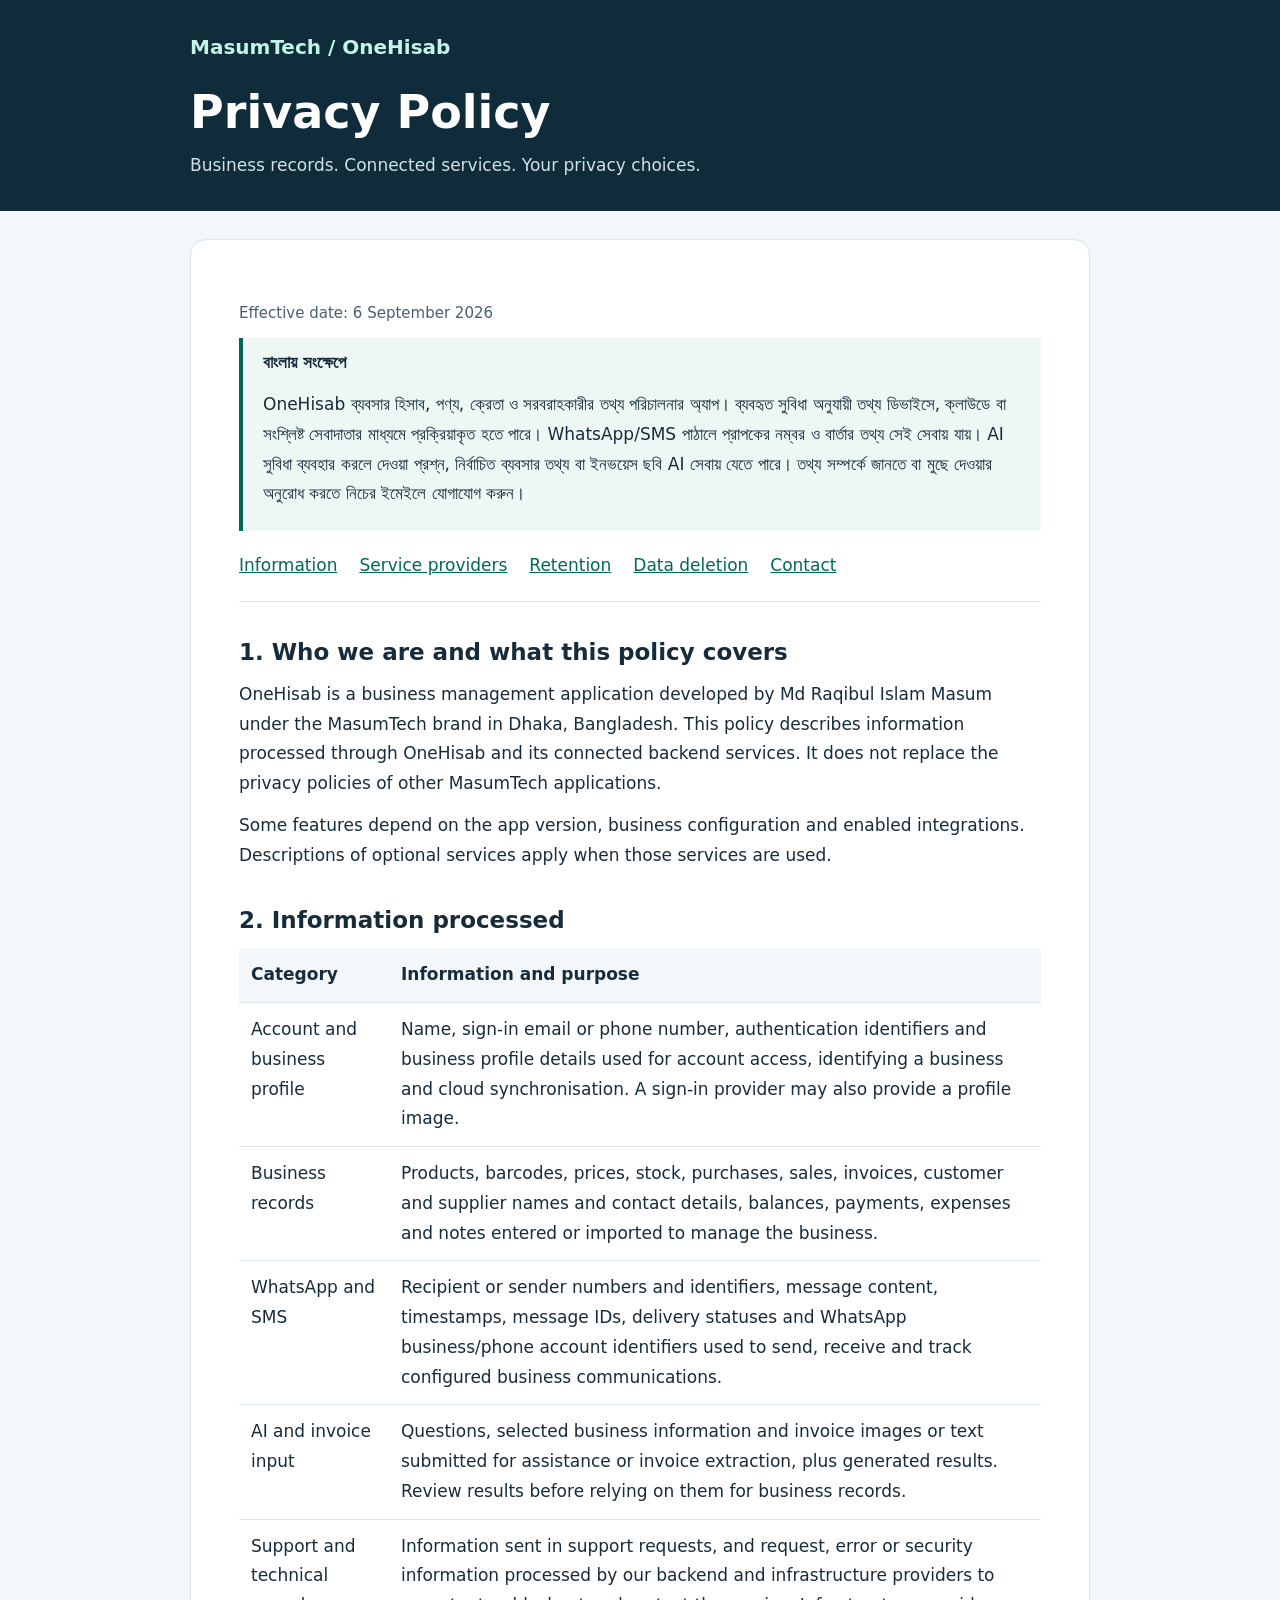
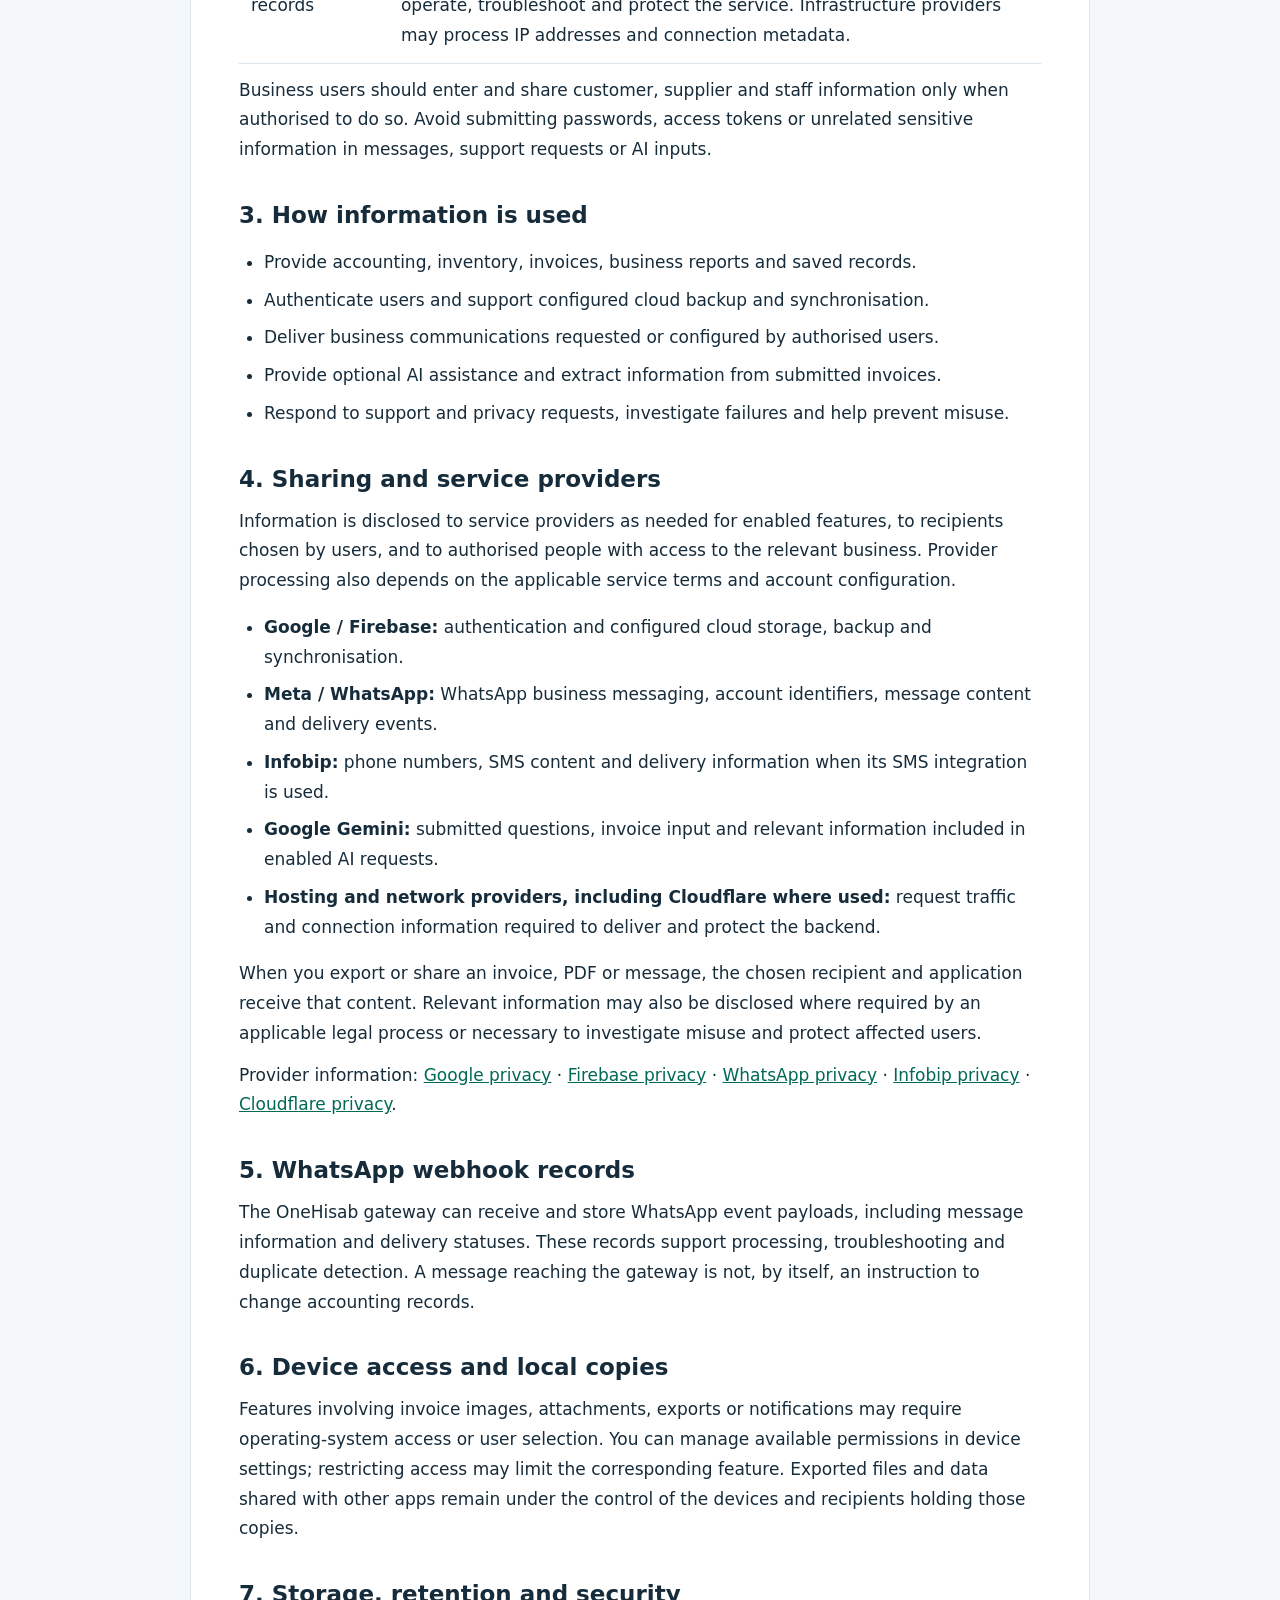
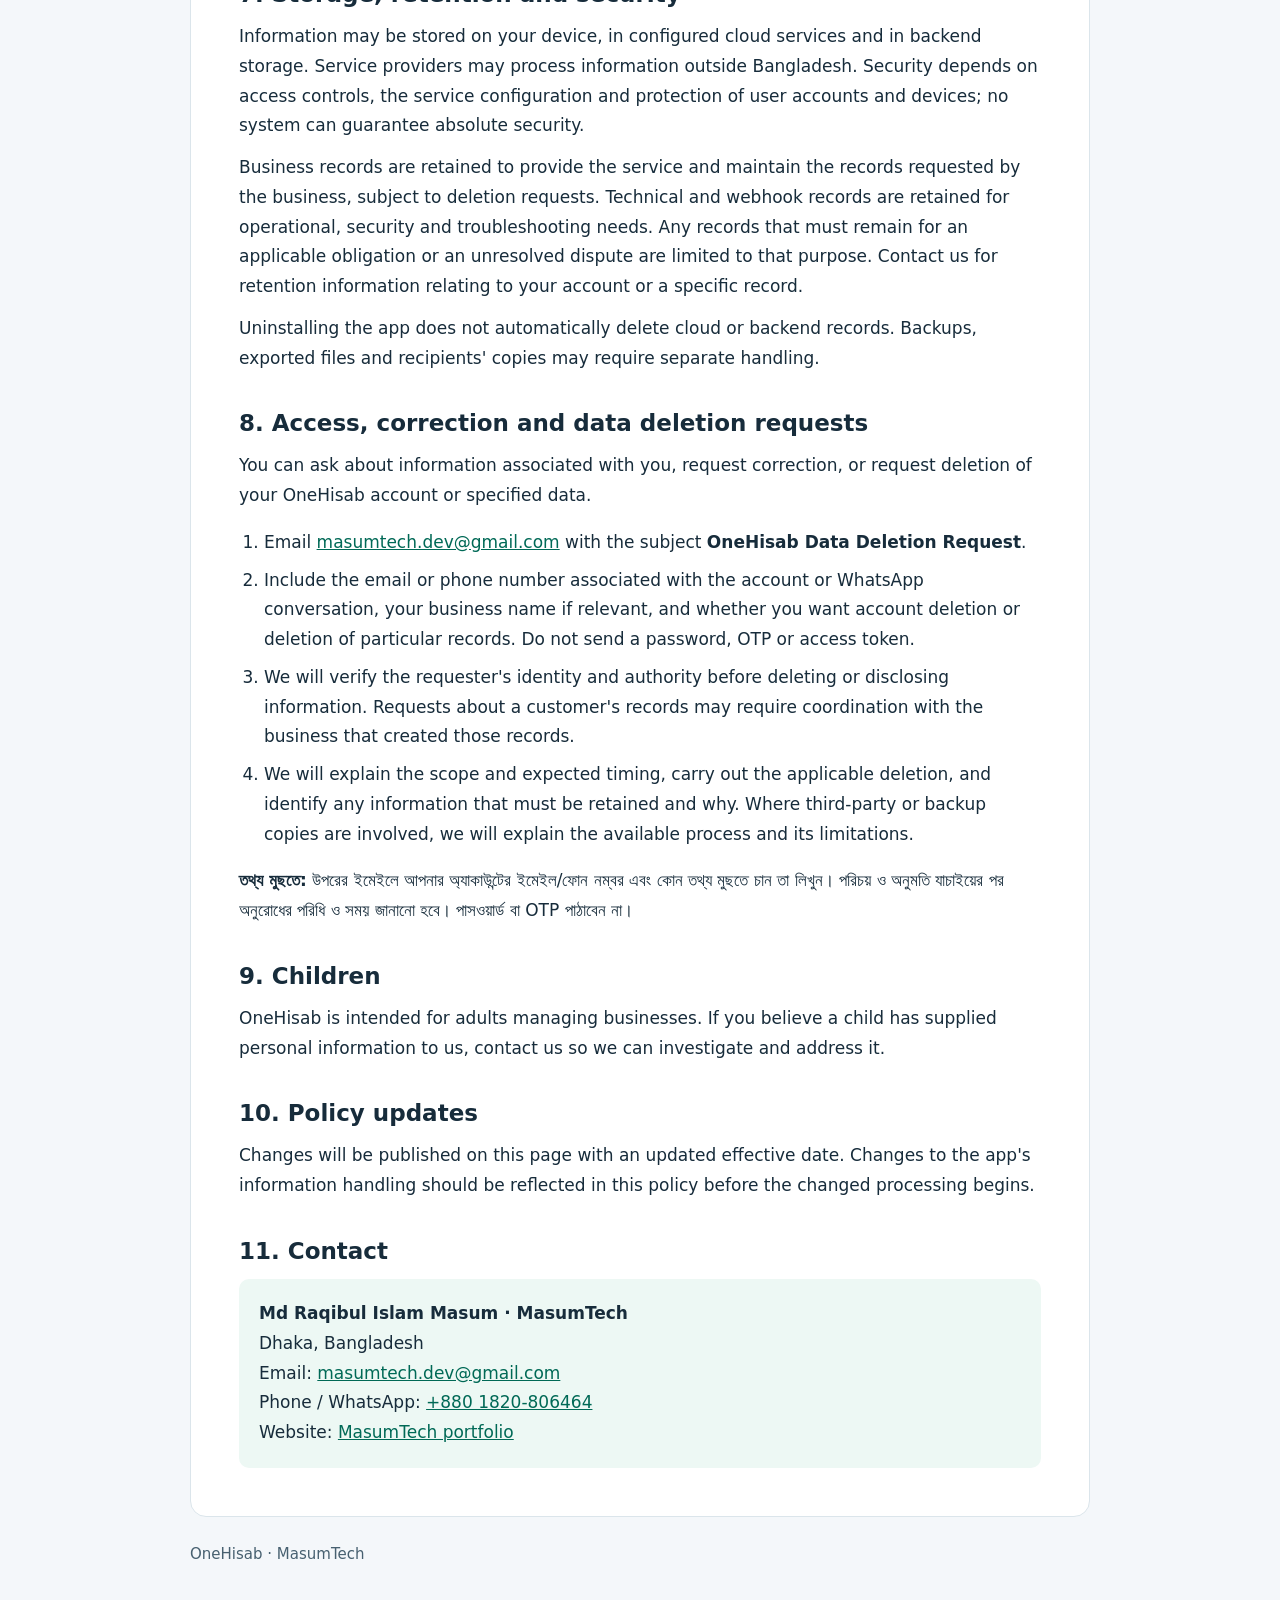
<file: onehisab-privacy-policy(2).html>
<!doctype html>
<html lang="en">
<head>
<meta charset="utf-8"><meta name="viewport" content="width=device-width,initial-scale=1">
<meta name="description" content="OneHisab privacy policy: business records, cloud services, WhatsApp messaging and data deletion requests.">
<title>OneHisab Privacy Policy | MasumTech</title>
<style>
:root{color-scheme:light;--ink:#172c3b;--muted:#476070;--line:#dbe5eb;--accent:#006956}*{box-sizing:border-box}body{margin:0;background:#f4f7fa;color:var(--ink);font:17px/1.75 system-ui,-apple-system,"Segoe UI",sans-serif}header{background:#102c3b;color:white;padding:30px max(22px,calc((100% - 900px)/2))}header a{color:#c2f4e8;text-decoration:none}.brand{font-size:20px;font-weight:750}h1{font-size:clamp(30px,5vw,46px);line-height:1.18;margin:20px 0 12px}header p{margin:0;color:#d1e0e9}.wrap{max-width:940px;margin:auto;padding:28px 20px 56px}article{background:white;border:1px solid var(--line);border-radius:16px;padding:clamp(22px,5vw,48px)}h2{font-size:23px;line-height:1.35;margin:35px 0 12px;scroll-margin-top:20px}h3{font-size:18px;margin:22px 0 8px}p{margin:12px 0}a{color:var(--accent);overflow-wrap:anywhere}a:focus-visible,summary:focus-visible{outline:3px solid #f0b52b;outline-offset:4px}li{margin:8px 0}ul,ol{padding-left:25px}.review{border:1px solid #d9b66a;border-left:5px solid #a26a00;background:#fff7e7;padding:18px 22px;border-radius:10px;margin-bottom:24px}.review strong{color:#704800}summary{cursor:pointer;font-weight:650}.intro{border-left:4px solid var(--accent);padding:10px 20px;background:#edf8f4}.meta{color:var(--muted);font-size:15px}nav{display:flex;gap:12px 22px;flex-wrap:wrap;padding:20px 0;border-bottom:1px solid var(--line)}.contact{padding:20px;background:#edf8f4;border-radius:10px}footer{font-size:15px;color:var(--muted);margin-top:24px}table{width:100%;border-collapse:collapse}td,th{text-align:left;vertical-align:top;padding:12px;border-bottom:1px solid var(--line)}th{background:#f4f7fa}@media(max-width:600px){table,tbody,tr,td,th{display:block}thead{display:none}td:first-child{font-weight:700;padding-bottom:0}td:last-child{padding-top:5px}article{border-radius:10px}}@media print{body{background:white;font-size:11pt}header{background:white;color:#172c3b;padding:0}header p,header a{color:#172c3b}.wrap{padding:15px 0}article{border:0;padding:0}nav{display:none}h2{break-after:avoid}.contact{break-inside:avoid}}
</style>
</head>
<body>
<header><a class="brand" href="https://masumtechdev.github.io/portfolio/">MasumTech / OneHisab</a><h1>Privacy Policy</h1><p>Business records. Connected services. Your privacy choices.</p></header>
<main class="wrap">

<article>
<p class="meta">Effective date: 6 September 2026</p>
<div class="intro" lang="bn"><strong>বাংলায় সংক্ষেপে</strong><p>OneHisab ব্যবসার হিসাব, পণ্য, ক্রেতা ও সরবরাহকারীর তথ্য পরিচালনার অ্যাপ। ব্যবহৃত সুবিধা অনুযায়ী তথ্য ডিভাইসে, ক্লাউডে বা সংশ্লিষ্ট সেবাদাতার মাধ্যমে প্রক্রিয়াকৃত হতে পারে। WhatsApp/SMS পাঠালে প্রাপকের নম্বর ও বার্তার তথ্য সেই সেবায় যায়। AI সুবিধা ব্যবহার করলে দেওয়া প্রশ্ন, নির্বাচিত ব্যবসার তথ্য বা ইনভয়েস ছবি AI সেবায় যেতে পারে। তথ্য সম্পর্কে জানতে বা মুছে দেওয়ার অনুরোধ করতে নিচের ইমেইলে যোগাযোগ করুন।</p></div>
<nav aria-label="Policy sections"><a href="#information">Information</a><a href="#services">Service providers</a><a href="#retention">Retention</a><a href="#data-deletion">Data deletion</a><a href="#contact">Contact</a></nav>
<h2>1. Who we are and what this policy covers</h2>
<p>OneHisab is a business management application developed by Md Raqibul Islam Masum under the MasumTech brand in Dhaka, Bangladesh. This policy describes information processed through OneHisab and its connected backend services. It does not replace the privacy policies of other MasumTech applications.</p>
<p>Some features depend on the app version, business configuration and enabled integrations. Descriptions of optional services apply when those services are used.</p>
<h2 id="information">2. Information processed</h2>
<table><thead><tr><th>Category</th><th>Information and purpose</th></tr></thead><tbody>
<tr><td>Account and business profile</td><td>Name, sign-in email or phone number, authentication identifiers and business profile details used for account access, identifying a business and cloud synchronisation. A sign-in provider may also provide a profile image.</td></tr>
<tr><td>Business records</td><td>Products, barcodes, prices, stock, purchases, sales, invoices, customer and supplier names and contact details, balances, payments, expenses and notes entered or imported to manage the business.</td></tr>
<tr><td>WhatsApp and SMS</td><td>Recipient or sender numbers and identifiers, message content, timestamps, message IDs, delivery statuses and WhatsApp business/phone account identifiers used to send, receive and track configured business communications.</td></tr>
<tr><td>AI and invoice input</td><td>Questions, selected business information and invoice images or text submitted for assistance or invoice extraction, plus generated results. Review results before relying on them for business records.</td></tr>
<tr><td>Support and technical records</td><td>Information sent in support requests, and request, error or security information processed by our backend and infrastructure providers to operate, troubleshoot and protect the service. Infrastructure providers may process IP addresses and connection metadata.</td></tr>
</tbody></table>
<p>Business users should enter and share customer, supplier and staff information only when authorised to do so. Avoid submitting passwords, access tokens or unrelated sensitive information in messages, support requests or AI inputs.</p>
<h2>3. How information is used</h2>
<ul><li>Provide accounting, inventory, invoices, business reports and saved records.</li><li>Authenticate users and support configured cloud backup and synchronisation.</li><li>Deliver business communications requested or configured by authorised users.</li><li>Provide optional AI assistance and extract information from submitted invoices.</li><li>Respond to support and privacy requests, investigate failures and help prevent misuse.</li></ul>
<h2 id="services">4. Sharing and service providers</h2>
<p>Information is disclosed to service providers as needed for enabled features, to recipients chosen by users, and to authorised people with access to the relevant business. Provider processing also depends on the applicable service terms and account configuration.</p>
<ul><li><strong>Google / Firebase:</strong> authentication and configured cloud storage, backup and synchronisation.</li><li><strong>Meta / WhatsApp:</strong> WhatsApp business messaging, account identifiers, message content and delivery events.</li><li><strong>Infobip:</strong> phone numbers, SMS content and delivery information when its SMS integration is used.</li><li><strong>Google Gemini:</strong> submitted questions, invoice input and relevant information included in enabled AI requests.</li><li><strong>Hosting and network providers, including Cloudflare where used:</strong> request traffic and connection information required to deliver and protect the backend.</li></ul>
<p>When you export or share an invoice, PDF or message, the chosen recipient and application receive that content. Relevant information may also be disclosed where required by an applicable legal process or necessary to investigate misuse and protect affected users.</p>
<p>Provider information: <a href="https://policies.google.com/privacy">Google privacy</a> · <a href="https://firebase.google.com/support/privacy">Firebase privacy</a> · <a href="https://www.whatsapp.com/legal/privacy-policy">WhatsApp privacy</a> · <a href="https://www.infobip.com/policies/privacy">Infobip privacy</a> · <a href="https://www.cloudflare.com/privacypolicy/">Cloudflare privacy</a>.</p>
<h2>5. WhatsApp webhook records</h2>
<p>The OneHisab gateway can receive and store WhatsApp event payloads, including message information and delivery statuses. These records support processing, troubleshooting and duplicate detection. A message reaching the gateway is not, by itself, an instruction to change accounting records.</p>
<h2>6. Device access and local copies</h2>
<p>Features involving invoice images, attachments, exports or notifications may require operating-system access or user selection. You can manage available permissions in device settings; restricting access may limit the corresponding feature. Exported files and data shared with other apps remain under the control of the devices and recipients holding those copies.</p>
<h2 id="retention">7. Storage, retention and security</h2>
<p>Information may be stored on your device, in configured cloud services and in backend storage. Service providers may process information outside Bangladesh. Security depends on access controls, the service configuration and protection of user accounts and devices; no system can guarantee absolute security.</p>
<p>Business records are retained to provide the service and maintain the records requested by the business, subject to deletion requests. Technical and webhook records are retained for operational, security and troubleshooting needs. Any records that must remain for an applicable obligation or an unresolved dispute are limited to that purpose. Contact us for retention information relating to your account or a specific record.</p>
<p>Uninstalling the app does not automatically delete cloud or backend records. Backups, exported files and recipients' copies may require separate handling.</p>
<h2 id="data-deletion">8. Access, correction and data deletion requests</h2>
<p>You can ask about information associated with you, request correction, or request deletion of your OneHisab account or specified data.</p>
<ol><li>Email <a href="mailto:masumtech.dev@gmail.com?subject=OneHisab%20Data%20Deletion%20Request">masumtech.dev@gmail.com</a> with the subject <strong>OneHisab Data Deletion Request</strong>.</li><li>Include the email or phone number associated with the account or WhatsApp conversation, your business name if relevant, and whether you want account deletion or deletion of particular records. Do not send a password, OTP or access token.</li><li>We will verify the requester's identity and authority before deleting or disclosing information. Requests about a customer's records may require coordination with the business that created those records.</li><li>We will explain the scope and expected timing, carry out the applicable deletion, and identify any information that must be retained and why. Where third-party or backup copies are involved, we will explain the available process and its limitations.</li></ol>
<p lang="bn"><strong>তথ্য মুছতে:</strong> উপরের ইমেইলে আপনার অ্যাকাউন্টের ইমেইল/ফোন নম্বর এবং কোন তথ্য মুছতে চান তা লিখুন। পরিচয় ও অনুমতি যাচাইয়ের পর অনুরোধের পরিধি ও সময় জানানো হবে। পাসওয়ার্ড বা OTP পাঠাবেন না।</p>
<h2>9. Children</h2>
<p>OneHisab is intended for adults managing businesses. If you believe a child has supplied personal information to us, contact us so we can investigate and address it.</p>
<h2>10. Policy updates</h2>
<p>Changes will be published on this page with an updated effective date. Changes to the app's information handling should be reflected in this policy before the changed processing begins.</p>
<h2 id="contact">11. Contact</h2>
<div class="contact"><strong>Md Raqibul Islam Masum · MasumTech</strong><br>Dhaka, Bangladesh<br>Email: <a href="mailto:masumtech.dev@gmail.com">masumtech.dev@gmail.com</a><br>Phone / WhatsApp: <a href="tel:+8801820806464">+880 1820-806464</a><br>Website: <a href="https://masumtechdev.github.io/portfolio/">MasumTech portfolio</a></div>
</article><footer>OneHisab · MasumTech</footer>
</main></body></html>
</file>
<file: style.css>
* {
  margin: 0;
  padding: 0;
  box-sizing: border-box;
}

:root {
  --bg: #07111f;
  --bg-soft: #0b1729;
  --card: #101e33;
  --card-2: #142641;
  --card-3: #172b48;
  --text: #f5f7fb;
  --text-soft: #aab8cc;
  --muted: #72839e;
  --primary: #5884ff;
  --primary-2: #765df0;
  --green: #12c28b;
  --cyan: #0eb6c4;
  --orange: #ff9b2f;
  --border: rgba(123, 151, 196, 0.2);
  --border-strong: rgba(91, 132, 255, 0.38);
  --shadow: 0 24px 60px rgba(0, 0, 0, 0.3);
  --container: min(1200px, calc(100% - 40px));
  --nav-height: 74px;
}

body.light-theme {
  --bg: #f7faff;
  --bg-soft: #edf4ff;
  --card: #ffffff;
  --card-2: #f4f7fc;
  --card-3: #eef4ff;
  --text: #111827;
  --text-soft: #61708a;
  --muted: #8795aa;
  --primary: #356df3;
  --primary-2: #705cf0;
  --green: #08ad7d;
  --cyan: #0a9eaa;
  --border: rgba(44, 67, 103, 0.13);
  --border-strong: rgba(53, 109, 243, 0.3);
  --shadow: 0 24px 60px rgba(54, 76, 116, 0.14);
}

html {
  width: 100%;
  max-width: 100%;
  scroll-behavior: smooth;
  scroll-padding-top: 90px;
  overflow-x: hidden;
}

body {
  width: 100%;
  max-width: 100%;
  min-width: 0;
  min-height: 100vh;
  overflow-x: hidden;
  color: var(--text);
  background: var(--bg);
  font-family: "Inter", sans-serif;
  line-height: 1.65;
  -webkit-text-size-adjust: 100%;
  text-size-adjust: 100%;
  transition:
    background 0.3s ease,
    color 0.3s ease;
}

body.no-scroll {
  overflow: hidden;
}

body.assistant-open {
  overflow: hidden;
}

img,
video {
  display: block;
  max-width: 100%;
}

a {
  color: inherit;
}

button,
input,
textarea {
  font: inherit;
}

button {
  color: inherit;
  -webkit-tap-highlight-color: transparent;
}

.background-grid {
  position: fixed;
  inset: 0;
  z-index: -4;
  pointer-events: none;
  background-image:
    linear-gradient(rgba(93, 127, 178, 0.06) 1px, transparent 1px),
    linear-gradient(90deg, rgba(93, 127, 178, 0.06) 1px, transparent 1px);
  background-size: 52px 52px;
}

body.light-theme .background-grid {
  background-image:
    linear-gradient(rgba(71, 103, 150, 0.05) 1px, transparent 1px),
    linear-gradient(90deg, rgba(71, 103, 150, 0.05) 1px, transparent 1px);
}

.background-glow {
  position: fixed;
  z-index: -3;
  border-radius: 50%;
  filter: blur(100px);
  pointer-events: none;
}

.glow-left {
  left: -240px;
  top: 200px;
  width: 560px;
  height: 560px;
  background: rgba(53, 101, 255, 0.17);
}

.glow-right {
  right: -240px;
  bottom: 40px;
  width: 560px;
  height: 560px;
  background: rgba(16, 196, 149, 0.14);
}

.intro-screen {
  position: fixed;
  inset: 0;
  z-index: 10000;
  display: flex;
  align-items: center;
  justify-content: center;
  overflow: hidden;
  color: #fff;
  background: #06111f;
  opacity: 1;
  visibility: visible;
  transition:
    opacity 0.45s ease,
    visibility 0.45s ease;
}

.intro-screen.hide {
  opacity: 0;
  visibility: hidden;
  pointer-events: none;
}

.intro-grid {
  position: absolute;
  inset: 0;
  background-image:
    linear-gradient(rgba(255, 255, 255, 0.03) 1px, transparent 1px),
    linear-gradient(90deg, rgba(255, 255, 255, 0.03) 1px, transparent 1px);
  background-size: 45px 45px;
}

.intro-glow {
  position: absolute;
  border-radius: 50%;
  filter: blur(90px);
}

.intro-glow-one {
  width: 380px;
  height: 380px;
  left: -150px;
  top: 10%;
  background: rgba(70, 108, 255, 0.28);
}

.intro-glow-two {
  width: 380px;
  height: 380px;
  right: -150px;
  bottom: 8%;
  background: rgba(23, 196, 151, 0.22);
}

.intro-inner {
  position: relative;
  z-index: 2;
  width: min(92%, 560px);
  text-align: center;
}

.intro-logo {
  position: relative;
  width: 84px;
  height: 84px;
  margin: 0 auto 22px;
  display: grid;
  place-items: center;
  border-radius: 24px;
  color: #fff;
  background: linear-gradient(135deg, #3977ff, #755df2);
  font-size: 2rem;
  font-weight: 900;
  box-shadow: 0 20px 55px rgba(59, 111, 255, 0.35);
  animation: introLogo 1.4s ease-in-out infinite alternate;
}

.intro-logo span {
  position: absolute;
  right: -3px;
  top: 8px;
  width: 12px;
  height: 12px;
  border: 3px solid #06111f;
  border-radius: 50%;
  background: #16d497;
}

.intro-inner > p {
  margin-bottom: 8px;
  color: #7899ff;
  font-size: 0.72rem;
  font-weight: 900;
  letter-spacing: 4px;
}

.intro-inner h1 {
  font-size: clamp(2.4rem, 8vw, 4.1rem);
  line-height: 1;
  letter-spacing: -2px;
}

.intro-inner h1 strong {
  color: #668dff;
}

.intro-bar {
  width: 110px;
  height: 3px;
  margin: 21px auto;
  border-radius: 99px;
  background: linear-gradient(90deg, #5786ff, #19ce99);
}

.intro-inner h2 {
  margin-bottom: 9px;
  font-size: 1rem;
}

.intro-inner > small {
  color: #9babc0;
  font-size: 0.7rem;
}

.intro-loading {
  width: min(240px, 75%);
  height: 4px;
  margin: 27px auto 0;
  overflow: hidden;
  border-radius: 99px;
  background: rgba(255, 255, 255, 0.08);
}

.intro-loading span {
  display: block;
  width: 100%;
  height: 100%;
  transform-origin: left;
  background: linear-gradient(90deg, #5483ff, #18cb99);
  animation: introProgress 1.65s ease forwards;
}

.navbar {
  position: sticky;
  top: 0;
  z-index: 1000;
  width: 100%;
  height: var(--nav-height);
  border-bottom: 1px solid var(--border);
  background: rgba(7, 17, 31, 0.9);
  backdrop-filter: blur(18px);
  -webkit-backdrop-filter: blur(18px);
  transition:
    box-shadow 0.25s ease,
    background 0.25s ease;
}

body.light-theme .navbar {
  background: rgba(248, 251, 255, 0.91);
}

.navbar.scrolled {
  box-shadow: 0 10px 34px rgba(0, 0, 0, 0.17);
}

.nav-container {
  width: var(--container);
  height: 100%;
  margin: auto;
  display: flex;
  align-items: center;
  justify-content: space-between;
  gap: 25px;
}

.brand {
  min-width: 0;
  display: inline-flex;
  align-items: center;
  gap: 10px;
  text-decoration: none;
  white-space: nowrap;
  font-size: 1.35rem;
  font-weight: 900;
  letter-spacing: -0.8px;
}

.brand-box {
  width: 43px;
  height: 43px;
  flex: 0 0 43px;
  display: grid;
  place-items: center;
  border-radius: 13px;
  color: #fff;
  background: linear-gradient(135deg, #3d79ff, #725cf0);
  box-shadow: 0 12px 28px rgba(65, 113, 255, 0.26);
}

.brand-name {
  min-width: 0;
}

.brand-name strong {
  color: var(--primary);
}

.brand-online {
  width: 9px;
  height: 9px;
  flex: 0 0 9px;
  border-radius: 50%;
  background: var(--green);
  box-shadow: 0 0 0 6px rgba(18, 194, 139, 0.13);
}

.nav-links {
  display: flex;
  align-items: center;
  gap: 4px;
}

.nav-links > a {
  position: relative;
  padding: 10px 13px;
  border-radius: 12px;
  color: var(--text-soft);
  text-decoration: none;
  font-size: 0.86rem;
  font-weight: 800;
  transition:
    color 0.25s ease,
    background 0.25s ease;
}

.nav-links > a:hover,
.nav-links > a.active {
  color: var(--primary);
  background: rgba(83, 128, 255, 0.12);
}

.nav-links > a.active::after {
  content: "";
  position: absolute;
  left: 50%;
  bottom: 3px;
  width: 23px;
  height: 2px;
  transform: translateX(-50%);
  border-radius: 99px;
  background: var(--primary);
}

.menu-close,
.mobile-whatsapp {
  display: none;
}

.nav-actions {
  display: flex;
  align-items: center;
  gap: 10px;
}

.theme-button,
.menu-button {
  border: 1px solid var(--border);
  color: var(--text);
  background: var(--card);
  cursor: pointer;
}

.theme-button {
  width: 44px;
  height: 44px;
  display: grid;
  place-items: center;
  border-radius: 13px;
}

.talk-button {
  min-height: 44px;
  padding: 11px 20px;
  display: inline-flex;
  align-items: center;
  justify-content: center;
  border-radius: 13px;
  color: #fff;
  background: linear-gradient(135deg, #427aff, #755cf0);
  text-decoration: none;
  font-size: 0.8rem;
  font-weight: 900;
  box-shadow: 0 12px 27px rgba(71, 112, 255, 0.22);
}

.menu-button {
  display: none;
}

.nav-overlay {
  display: none;
}

.hero {
  width: var(--container);
  min-height: calc(100vh - var(--nav-height));
  margin: auto;
  padding: 72px 0 58px;
  display: grid;
  grid-template-columns: minmax(0, 1.05fr) minmax(340px, 0.72fr);
  align-items: center;
  gap: 70px;
}

.hero-content,
.hero-photo {
  min-width: 0;
}

.available-badge {
  width: fit-content;
  max-width: 100%;
  margin-bottom: 21px;
  padding: 8px 13px;
  display: flex;
  align-items: center;
  gap: 9px;
  border: 1px solid rgba(18, 194, 139, 0.27);
  border-radius: 999px;
  color: #57dbac;
  background: rgba(18, 194, 139, 0.09);
  font-size: 0.72rem;
  font-weight: 850;
}

.available-badge span {
  width: 8px;
  height: 8px;
  flex: 0 0 8px;
  border-radius: 50%;
  background: #16ce96;
  box-shadow: 0 0 0 6px rgba(22, 206, 150, 0.12);
}

.eyebrow {
  margin-bottom: 15px;
  color: #6c91ff;
  font-size: 0.73rem;
  font-weight: 900;
  letter-spacing: 2.2px;
}

.hero h1 {
  max-width: 760px;
  color: var(--text);
  font-size: clamp(3.4rem, 6vw, 5.6rem);
  line-height: 0.99;
  letter-spacing: -4px;
}

.hero-name {
  display: block;
  margin-top: 11px;
  min-height: 2.1em;
  color: transparent;
  background: linear-gradient(90deg, #3b78ff, #775dff, #20abc1);
  -webkit-background-clip: text;
  background-clip: text;
}

.hero-name b {
  color: #5085ff;
  font-weight: 400;
  animation: cursorBlink 0.8s steps(1) infinite;
}

.hero h2 {
  margin: 25px 0 20px;
  color: var(--text);
  font-size: 1.17rem;
  line-height: 1.65;
}

.hero h2 i {
  margin: 0 6px;
  color: var(--primary);
  font-style: normal;
}

.hero-description {
  max-width: 750px;
  color: var(--text-soft);
  font-size: 0.96rem;
  line-height: 1.8;
}

.hero-buttons {
  margin-top: 28px;
  display: flex;
  flex-wrap: wrap;
  gap: 11px;
}

.primary-button,
.secondary-button {
  min-height: 49px;
  padding: 12px 19px;
  display: inline-flex;
  align-items: center;
  justify-content: center;
  gap: 9px;
  border-radius: 13px;
  text-decoration: none;
  font-size: 0.8rem;
  font-weight: 900;
}

.primary-button {
  color: #fff;
  background: linear-gradient(135deg, #3977ff, #745cf1);
  box-shadow: 0 15px 30px rgba(59, 112, 255, 0.25);
}

.secondary-button {
  border: 1px solid var(--border);
  color: var(--text);
  background: var(--card);
}

.hero-photo {
  position: relative;
  width: 100%;
  max-width: 440px;
  margin-left: auto;
}

.photo-glow {
  position: absolute;
  inset: 8% -8% -8%;
  z-index: -1;
  border-radius: 50%;
  background: linear-gradient(
    135deg,
    rgba(74, 116, 255, 0.24),
    rgba(17, 201, 150, 0.17)
  );
  filter: blur(65px);
}

.photo-frame {
  padding: 10px;
  overflow: hidden;
  border: 1px solid var(--border-strong);
  border-radius: 31px;
  background: linear-gradient(
    145deg,
    rgba(90, 132, 255, 0.11),
    rgba(17, 196, 149, 0.05)
  );
  box-shadow: var(--shadow);
}

.photo-frame img {
  width: 100%;
  height: auto;
  aspect-ratio: 4 / 5;
  border-radius: 23px;
  object-fit: cover;
  object-position: center top;
}

.stats {
  width: var(--container);
  margin: -5px auto 10px;
  display: grid;
  grid-template-columns: repeat(4, minmax(0, 1fr));
  gap: 13px;
}

.stats article {
  min-width: 0;
  min-height: 142px;
  padding: 22px;
  display: flex;
  flex-direction: column;
  justify-content: center;
  border: 1px solid var(--border);
  border-radius: 20px;
  background: var(--card);
}

.stats article > i {
  margin-bottom: 15px;
  color: var(--primary);
  font-size: 1.2rem;
}

.stats strong {
  color: var(--text);
  font-size: 1.33rem;
}

.stats span {
  margin-top: 3px;
  color: var(--text-soft);
  font-size: 0.72rem;
}

.section {
  width: var(--container);
  margin: auto;
  padding: 95px 0;
}

.section-title {
  max-width: 760px;
  margin-bottom: 45px;
}

.section-title.center {
  margin-left: auto;
  margin-right: auto;
  text-align: center;
}

.section-title > span,
.project-heading > div > span {
  display: inline-block;
  margin-bottom: 10px;
  color: var(--primary);
  font-size: 0.7rem;
  font-weight: 900;
  letter-spacing: 2px;
  text-transform: uppercase;
}

.section-title h2 {
  color: var(--text);
  font-size: clamp(2.25rem, 4.5vw, 4rem);
  line-height: 1.08;
  letter-spacing: -2.3px;
}

.section-title h2 strong {
  color: var(--primary);
}

.section-title p,
.project-heading p {
  margin-top: 16px;
  color: var(--text-soft);
  font-size: 0.91rem;
  line-height: 1.8;
}

.about-grid {
  display: grid;
  grid-template-columns: minmax(300px, 0.68fr) minmax(0, 1.05fr);
  align-items: center;
  gap: 55px;
}

.about-grid > * {
  min-width: 0;
}

.about-image {
  overflow: hidden;
  padding: 8px;
  border: 1px solid var(--border);
  border-radius: 28px;
  background: var(--card);
}

.about-image img {
  width: 100%;
  height: auto;
  aspect-ratio: 4 / 5;
  border-radius: 21px;
  object-fit: cover;
  object-position: center top;
}

.about-text h3 {
  margin-bottom: 6px;
  font-size: 2rem;
  line-height: 1.2;
}

.about-text h4 {
  margin-bottom: 20px;
  color: var(--primary);
  font-size: 0.92rem;
}

.about-text > p {
  margin-bottom: 15px;
  color: var(--text-soft);
  font-size: 0.9rem;
}

.about-features {
  margin-top: 25px;
  display: grid;
  grid-template-columns: repeat(2, minmax(0, 1fr));
  gap: 11px;
}

.about-features article {
  min-width: 0;
  padding: 16px;
  display: flex;
  gap: 13px;
  border: 1px solid var(--border);
  border-radius: 15px;
  background: var(--card);
}

.about-features i {
  margin-top: 3px;
  color: var(--primary);
}

.about-features strong,
.about-features span {
  display: block;
}

.about-features strong {
  font-size: 0.79rem;
}

.about-features span {
  margin-top: 3px;
  color: var(--text-soft);
  font-size: 0.66rem;
}

.services-grid {
  display: grid;
  grid-template-columns: repeat(3, minmax(0, 1fr));
  gap: 14px;
}

.services-grid article {
  position: relative;
  min-width: 0;
  min-height: 245px;
  padding: 27px;
  overflow: hidden;
  border: 1px solid var(--border);
  border-radius: 21px;
  background: var(--card);
  transition:
    transform 0.3s ease,
    border-color 0.3s ease;
}

.services-grid article:hover {
  transform: translateY(-7px);
  border-color: var(--border-strong);
}

.services-grid article > b {
  position: absolute;
  right: 23px;
  top: 20px;
  color: var(--muted);
  font-size: 0.7rem;
}

.services-grid article > i {
  width: 47px;
  height: 47px;
  margin-bottom: 24px;
  display: grid;
  place-items: center;
  border-radius: 14px;
  color: var(--primary);
  background: rgba(82, 128, 255, 0.11);
}

.services-grid h3 {
  margin-bottom: 9px;
  font-size: 1rem;
}

.services-grid p {
  color: var(--text-soft);
  font-size: 0.78rem;
}

.projects-section {
  padding-top: 90px;
}

.project-heading {
  margin: 85px 0 30px;
  padding: 0 4px;
  display: flex;
  justify-content: space-between;
  align-items: end;
  gap: 35px;
}

.project-heading:first-of-type {
  margin-top: 45px;
}

.project-heading h3 {
  color: var(--text);
  font-size: clamp(1.55rem, 3vw, 2.5rem);
  line-height: 1.15;
}

.project-heading p {
  max-width: 520px;
  margin-top: 0;
}

.sheet-project-list {
  display: grid;
  gap: 34px;
}

.sheet-project {
  min-width: 0;
  padding: 24px;
  display: grid;
  grid-template-columns: minmax(0, 1.1fr) minmax(330px, 0.9fr);
  gap: 34px;
  align-items: center;
  overflow: hidden;
  border: 1px solid var(--border-strong);
  border-radius: 27px;
  background:
    linear-gradient(
      135deg,
      rgba(43, 85, 158, 0.13),
      rgba(9, 193, 148, 0.05)
    ),
    var(--card);
}

.sheet-project-reverse .sheet-side {
  order: 2;
}

.sheet-project-reverse .sheet-details {
  order: 1;
}

.sheet-side,
.sheet-details {
  min-width: 0;
}

.sheet-browser {
  min-width: 0;
  overflow: hidden;
  border: 1px solid var(--border);
  border-radius: 17px;
  background: var(--bg-soft);
  box-shadow: 0 18px 45px rgba(0, 0, 0, 0.17);
}

.browser-top {
  height: 45px;
  padding: 0 14px;
  display: grid;
  grid-template-columns: auto 1fr auto;
  align-items: center;
  gap: 12px;
  color: var(--muted);
  border-bottom: 1px solid var(--border);
  background: var(--card-2);
  font-size: 0.62rem;
  font-weight: 800;
}

.browser-top > span {
  min-width: 0;
  overflow: hidden;
  text-overflow: ellipsis;
  white-space: nowrap;
  text-align: center;
}

.browser-top > b {
  width: 34px;
  height: 34px;
  display: grid;
  place-items: center;
  border-radius: 10px;
  color: var(--primary);
  background: rgba(83, 130, 255, 0.12);
}

.browser-dots {
  display: flex;
  gap: 5px;
}

.browser-dots i {
  width: 8px;
  height: 8px;
  border-radius: 50%;
}

.browser-dots i:nth-child(1) {
  background: #ff6872;
}

.browser-dots i:nth-child(2) {
  background: #ffc252;
}

.browser-dots i:nth-child(3) {
  background: #38cf8e;
}

.sheet-media {
  position: relative;
  min-width: 0;
  overflow: hidden;
  aspect-ratio: 16 / 9;
  background: #fff;
}

.sheet-media img {
  width: 100%;
  height: 100%;
  object-fit: cover;
  object-position: center;
  transform: scale(1.002);
  transition: transform 0.8s ease;
}

.sheet-project.project-visible .sheet-media img {
  animation: sheetZoom 7s ease-in-out infinite alternate;
}

.sheet-scan {
  position: absolute;
  left: 0;
  right: 0;
  top: -5%;
  height: 3px;
  opacity: 0;
  background: linear-gradient(
    90deg,
    transparent,
    rgba(62, 122, 255, 0.85),
    rgba(23, 209, 158, 0.85),
    transparent
  );
  box-shadow: 0 0 20px rgba(67, 128, 255, 0.5);
}

.sheet-project.project-visible .sheet-scan {
  animation: sheetScan 4s ease-in-out infinite;
}

.sheet-workflow {
  margin-top: 13px;
  padding: 15px;
  border: 1px solid var(--border);
  border-radius: 16px;
  background: var(--card-2);
}

.workflow-title {
  margin-bottom: 13px;
  display: flex;
  align-items: center;
  gap: 7px;
  color: var(--primary);
  font-size: 0.59rem;
  font-weight: 900;
  letter-spacing: 1.1px;
}

.workflow-track {
  display: grid;
  grid-template-columns: auto 1fr auto 1fr auto 1fr auto;
  align-items: center;
  gap: 8px;
}

.workflow-step {
  min-width: 0;
  text-align: center;
  opacity: 0.48;
  transform: translateY(5px);
  transition:
    opacity 0.45s ease,
    transform 0.45s ease;
}

.workflow-step i {
  width: 35px;
  height: 35px;
  margin: 0 auto 6px;
  display: grid;
  place-items: center;
  border-radius: 10px;
  color: var(--primary);
  background: rgba(79, 126, 255, 0.1);
}

.workflow-step small,
.workflow-step strong {
  display: block;
}

.workflow-step small {
  color: var(--muted);
  font-size: 0.44rem;
  font-weight: 900;
  letter-spacing: 0.6px;
}

.workflow-step strong {
  margin-top: 2px;
  color: var(--text);
  font-size: 0.55rem;
}

.workflow-line {
  position: relative;
  height: 2px;
  overflow: hidden;
  border-radius: 99px;
  background: var(--border);
}

.workflow-line span {
  position: absolute;
  inset: 0;
  transform: translateX(-100%);
  background: linear-gradient(90deg, var(--primary), var(--green));
}

.sheet-project.project-visible .step-one {
  animation: workflowStep 4s ease infinite 0s;
}

.sheet-project.project-visible .line-one span {
  animation: workflowLine 4s ease infinite 0.45s;
}

.sheet-project.project-visible .step-two {
  animation: workflowStep 4s ease infinite 0.85s;
}

.sheet-project.project-visible .line-two span {
  animation: workflowLine 4s ease infinite 1.3s;
}

.sheet-project.project-visible .step-three {
  animation: workflowStep 4s ease infinite 1.7s;
}

.sheet-project.project-visible .line-three span {
  animation: workflowLine 4s ease infinite 2.15s;
}

.sheet-project.project-visible .step-four {
  animation: workflowStep 4s ease infinite 2.55s;
}

.sheet-workflow > p {
  margin-top: 12px;
  color: var(--text-soft);
  text-align: center;
  font-size: 0.61rem;
}

.status-label {
  display: inline-flex;
  align-items: center;
  gap: 8px;
  color: var(--primary);
  font-size: 0.64rem;
  font-weight: 900;
  letter-spacing: 1.2px;
}

.status-label > i {
  width: 8px;
  height: 8px;
  flex: 0 0 8px;
  border-radius: 50%;
  background: var(--green);
  box-shadow: 0 0 0 5px rgba(18, 194, 139, 0.11);
}

.sheet-details h3 {
  margin: 19px 0 17px;
  color: var(--text);
  font-size: clamp(2rem, 3.7vw, 3.25rem);
  line-height: 1.08;
  letter-spacing: -2px;
}

.sheet-details > p {
  color: var(--text-soft);
  font-size: 0.85rem;
  line-height: 1.8;
}

.project-features {
  margin-top: 23px;
  display: grid;
  grid-template-columns: repeat(2, minmax(0, 1fr));
  gap: 9px;
}

.project-features span {
  min-width: 0;
  min-height: 48px;
  padding: 10px 13px;
  display: flex;
  align-items: center;
  gap: 10px;
  border: 1px solid var(--border);
  border-radius: 12px;
  color: var(--text-soft);
  background: var(--card-2);
  font-size: 0.68rem;
  font-weight: 800;
}

.project-features i {
  width: 22px;
  color: var(--primary);
}

.project-note {
  margin-top: 15px;
  padding: 12px 15px;
  display: flex;
  align-items: center;
  gap: 10px;
  border: 1px solid rgba(80, 130, 255, 0.26);
  border-radius: 12px;
  color: var(--text-soft);
  background: rgba(75, 122, 255, 0.07);
  font-size: 0.65rem;
}

.project-note i {
  color: var(--primary);
}

.project-actions {
  margin-top: 20px;
  display: flex;
  flex-wrap: wrap;
  gap: 9px;
}

.project-primary,
.project-secondary {
  min-height: 44px;
  padding: 10px 16px;
  display: inline-flex;
  align-items: center;
  justify-content: center;
  gap: 8px;
  border-radius: 12px;
  cursor: pointer;
  text-decoration: none;
  font-size: 0.68rem;
  font-weight: 900;
}

.project-primary {
  border: 0;
  color: #fff;
  background: linear-gradient(135deg, #477bff, #745cf0);
}

.project-secondary {
  border: 1px solid var(--border);
  color: var(--text);
  background: var(--card-2);
}

.app-heading,
.client-heading {
  margin-top: 110px;
}

.hisabflow-card {
  min-width: 0;
  display: grid;
  grid-template-columns: minmax(0, 1fr) minmax(360px, 1fr);
  overflow: hidden;
  border: 1px solid var(--border-strong);
  border-radius: 28px;
  background: var(--card);
}

.hisabflow-promo,
.hisabflow-details {
  min-width: 0;
}

.hisabflow-promo {
  position: relative;
  min-height: 560px;
  padding: 34px;
  overflow: hidden;
  background:
    radial-gradient(circle at 90% 92%, rgba(13, 202, 151, 0.26), transparent 36%),
    linear-gradient(135deg, #10244b, #08152d 60%);
  color: #fff;
}

.hf-grid {
  position: absolute;
  inset: 0;
  opacity: 0.25;
  background-image:
    linear-gradient(rgba(255, 255, 255, 0.05) 1px, transparent 1px),
    linear-gradient(90deg, rgba(255, 255, 255, 0.05) 1px, transparent 1px);
  background-size: 44px 44px;
}

.hf-glow {
  position: absolute;
  width: 300px;
  height: 300px;
  right: -100px;
  bottom: -100px;
  border-radius: 50%;
  background: rgba(20, 203, 155, 0.25);
  filter: blur(55px);
}

.hf-brand {
  position: relative;
  z-index: 2;
  display: flex;
  align-items: center;
  gap: 11px;
}

.hf-logo {
  width: 47px;
  height: 47px;
  display: grid;
  place-items: center;
  border-radius: 14px;
  background: linear-gradient(135deg, #4b80ff, #755cf0);
  font-size: 1.2rem;
  font-weight: 900;
}

.hf-brand strong,
.hf-brand span {
  display: block;
}

.hf-brand strong {
  font-size: 1rem;
}

.hf-brand span {
  color: #a9b9d3;
  font-size: 0.56rem;
}

.hf-copy {
  position: relative;
  z-index: 2;
  margin-top: 100px;
  max-width: 430px;
}

.hf-copy small {
  color: #67ead0;
  font-size: 0.61rem;
  font-weight: 900;
  letter-spacing: 1.3px;
}

.hf-copy h3 {
  margin: 15px 0;
  font-size: clamp(2.45rem, 4vw, 3.8rem);
  line-height: 1.08;
  letter-spacing: -2px;
}

.hf-copy h3 strong {
  color: #ff9f33;
}

.hf-copy p {
  color: #c1cbe0;
  font-size: 0.8rem;
  font-weight: 800;
}

.hf-mini-tags {
  position: relative;
  z-index: 3;
  margin-top: 35px;
  display: flex;
  flex-wrap: wrap;
  gap: 8px;
}

.hf-mini-tags span {
  padding: 7px 10px;
  border: 1px solid rgba(255, 255, 255, 0.14);
  border-radius: 999px;
  color: #e8edfa;
  background: rgba(255, 255, 255, 0.05);
  font-size: 0.56rem;
  font-weight: 800;
}

.hf-phone {
  position: absolute;
  right: -55px;
  bottom: -95px;
  width: 260px;
  height: 460px;
  padding: 12px;
  transform: rotate(4deg);
  border: 8px solid #040914;
  border-radius: 40px;
  background: #08101d;
  box-shadow: -25px 30px 65px rgba(0, 0, 0, 0.35);
}

.hf-speaker {
  width: 70px;
  height: 14px;
  margin: -7px auto 7px;
  border-radius: 0 0 13px 13px;
  background: #02050b;
}

.hf-screen {
  height: 100%;
  padding: 20px 14px;
  overflow: hidden;
  border-radius: 24px;
  background: linear-gradient(180deg, #101b35, #0a1223);
}

.hf-phone-title {
  display: flex;
  align-items: center;
  gap: 8px;
}

.hf-phone-title > span {
  width: 34px;
  height: 34px;
  display: grid;
  place-items: center;
  border-radius: 10px;
  background: #5e74ff;
  font-weight: 900;
}

.hf-phone-title strong,
.hf-phone-title small {
  display: block;
}

.hf-phone-title strong {
  font-size: 0.65rem;
}

.hf-phone-title small {
  color: #8492ae;
  font-size: 0.45rem;
}

.hf-assistant-card {
  margin-top: 26px;
  padding: 14px;
  display: flex;
  align-items: center;
  gap: 10px;
  border: 1px solid rgba(105, 135, 255, 0.18);
  border-radius: 16px;
  background: #131f3c;
}

.hf-assistant-card i {
  color: #80a0ff;
}

.hf-assistant-card small,
.hf-assistant-card strong {
  display: block;
}

.hf-assistant-card small {
  color: #8593ac;
  font-size: 0.43rem;
}

.hf-assistant-card strong {
  margin-top: 2px;
  font-size: 0.55rem;
}

.hf-tools {
  margin-top: 18px;
  display: grid;
  grid-template-columns: repeat(2, 1fr);
  gap: 8px;
}

.hf-tools div {
  min-height: 90px;
  display: grid;
  place-items: center;
  border: 1px solid rgba(255, 255, 255, 0.06);
  border-radius: 15px;
  background: rgba(255, 255, 255, 0.035);
}

.hf-tools i {
  color: #6c93ff;
}

.hf-tools small {
  margin-top: -20px;
  font-size: 0.43rem;
}

.hisabflow-details {
  position: relative;
  padding: 55px 42px;
  display: flex;
  flex-direction: column;
  justify-content: center;
}

.hisabflow-number {
  position: absolute;
  right: 28px;
  top: 27px;
  width: 43px;
  height: 43px;
  display: grid;
  place-items: center;
  border-radius: 50%;
  color: var(--primary);
  background: rgba(82, 128, 255, 0.11);
  font-size: 0.7rem;
  font-weight: 900;
}

.hisabflow-details > h3 {
  margin: 22px 0 4px;
  font-size: 2.7rem;
  line-height: 1;
  letter-spacing: -2px;
}

.hisabflow-details > h4 {
  color: var(--primary);
  font-size: 0.86rem;
}

.hisabflow-details > p {
  margin-top: 19px;
  color: var(--text-soft);
  font-size: 0.82rem;
}

.app-highlight {
  margin-top: 22px;
  padding: 16px;
  display: flex;
  align-items: center;
  gap: 13px;
  border: 1px solid rgba(70, 128, 255, 0.23);
  border-radius: 15px;
  background: linear-gradient(
    100deg,
    rgba(69, 110, 255, 0.12),
    rgba(18, 194, 139, 0.09)
  );
}

.app-highlight > i {
  width: 42px;
  height: 42px;
  flex: 0 0 42px;
  display: grid;
  place-items: center;
  border-radius: 12px;
  color: #fff;
  background: linear-gradient(135deg, #4d7fff, #755cf0);
}

.app-highlight strong,
.app-highlight span {
  display: block;
}

.app-highlight strong {
  font-size: 0.75rem;
}

.app-highlight span {
  margin-top: 4px;
  color: var(--text-soft);
  font-size: 0.61rem;
}

.app-tags {
  margin-top: 17px;
  display: flex;
  flex-wrap: wrap;
  gap: 7px;
}

.app-tags span,
.built-with span,
.portfolio-tags span {
  padding: 6px 9px;
  border: 1px solid var(--border);
  border-radius: 999px;
  color: var(--text-soft);
  background: var(--card-2);
  font-size: 0.54rem;
  font-weight: 800;
}

.built-with {
  margin-top: 17px;
  display: flex;
  flex-wrap: wrap;
  align-items: center;
  gap: 7px;
}

.built-with b {
  margin-right: 2px;
  color: var(--muted);
  font-size: 0.53rem;
  letter-spacing: 1px;
}

.portfolio-grid {
  display: grid;
  grid-template-columns: repeat(3, minmax(0, 1fr));
  gap: 15px;
}

.portfolio-card {
  min-width: 0;
  overflow: hidden;
  border: 1px solid var(--border);
  border-radius: 22px;
  background: var(--card);
  opacity: 0;
  transform: translateY(35px) scale(0.97);
  transition:
    opacity 0.75s ease,
    transform 0.75s cubic-bezier(0.2, 0.75, 0.25, 1),
    border-color 0.3s ease;
}

.portfolio-card:nth-child(2) {
  transition-delay: 0.12s;
}

.portfolio-card:nth-child(3) {
  transition-delay: 0.24s;
}

.portfolio-card.project-visible {
  opacity: 1;
  transform: translateY(0) scale(1);
}

.portfolio-card:hover {
  border-color: var(--border-strong);
  transform: translateY(-7px) scale(1.005);
}

.portfolio-browser {
  margin: 12px 12px 0;
  overflow: hidden;
  border: 1px solid var(--border);
  border-radius: 17px;
  background: var(--bg-soft);
}

.portfolio-bar {
  height: 43px;
  padding: 0 13px;
  display: flex;
  align-items: center;
  gap: 11px;
  color: var(--muted);
  border-bottom: 1px solid var(--border);
  background: var(--card-2);
  font-size: 0.54rem;
}

.portfolio-bar > span {
  min-width: 0;
  overflow: hidden;
  text-overflow: ellipsis;
  white-space: nowrap;
}

.portfolio-preview {
  position: relative;
  min-height: 240px;
  padding: 35px 20px;
  display: flex;
  flex-direction: column;
  align-items: center;
  justify-content: center;
  overflow: hidden;
  text-align: center;
}

.preview-orb {
  position: absolute;
  width: 150px;
  height: 150px;
  border-radius: 50%;
  filter: blur(45px);
  opacity: 0.18;
  background: var(--primary);
  animation: previewFloat 5s ease-in-out infinite;
}

.medical-card .preview-orb {
  background: #16c996;
}

.personal-card .preview-orb {
  background: #7b5dff;
}

.preview-icon {
  position: relative;
  width: 54px;
  height: 54px;
  margin-bottom: 22px;
  display: grid;
  place-items: center;
  border-radius: 16px;
  color: var(--primary);
  background: rgba(82, 129, 255, 0.11);
  font-size: 1.2rem;
}

.medical-card .preview-icon {
  color: #17d59f;
  background: rgba(23, 213, 159, 0.11);
}

.personal-card .preview-icon {
  color: #886dff;
  background: rgba(136, 109, 255, 0.11);
}

.portfolio-preview > small {
  position: relative;
  color: var(--muted);
  font-size: 0.51rem;
  font-weight: 900;
  letter-spacing: 1px;
}

.portfolio-preview > strong {
  position: relative;
  margin-top: 7px;
  font-size: 1.6rem;
  line-height: 1.1;
}

.portfolio-preview > span {
  position: relative;
  color: var(--text-soft);
  font-size: 0.82rem;
}

.preview-lines {
  position: relative;
  width: 65%;
  margin-top: 23px;
  display: grid;
  gap: 5px;
}

.preview-lines i {
  height: 5px;
  margin: auto;
  border-radius: 99px;
  background: rgba(98, 130, 177, 0.18);
  animation: previewLine 2.5s ease-in-out infinite;
}

.preview-lines i:nth-child(1) {
  width: 100%;
}

.preview-lines i:nth-child(2) {
  width: 80%;
  animation-delay: 0.2s;
}

.preview-lines i:nth-child(3) {
  width: 60%;
  animation-delay: 0.4s;
}

.portfolio-content {
  padding: 22px;
}

.portfolio-top {
  display: flex;
  justify-content: space-between;
  gap: 14px;
}

.portfolio-top > div {
  min-width: 0;
}

.portfolio-top small {
  color: var(--primary);
  font-size: 0.53rem;
  font-weight: 900;
  letter-spacing: 0.8px;
}

.medical-card .portfolio-top small {
  color: #1dd2a0;
}

.portfolio-top h4 {
  margin-top: 4px;
  font-size: 1rem;
}

.portfolio-top > b {
  width: 36px;
  height: 36px;
  flex: 0 0 36px;
  display: grid;
  place-items: center;
  border-radius: 50%;
  color: var(--primary);
  background: rgba(82, 128, 255, 0.1);
  font-size: 0.6rem;
}

.portfolio-content > p {
  min-height: 67px;
  margin-top: 13px;
  color: var(--text-soft);
  font-size: 0.72rem;
}

.portfolio-tags {
  margin: 16px 0;
  display: flex;
  flex-wrap: wrap;
  gap: 6px;
}

.portfolio-content > a {
  min-height: 44px;
  padding: 10px 14px;
  display: flex;
  align-items: center;
  justify-content: center;
  gap: 8px;
  border-radius: 11px;
  color: #fff;
  background: linear-gradient(135deg, #4279ff, #735cf1);
  text-decoration: none;
  font-size: 0.65rem;
  font-weight: 900;
}

.skills-box {
  max-width: 900px;
  margin: auto;
  overflow: hidden;
  border: 1px solid var(--border);
  border-radius: 23px;
  background: var(--card);
}

.skill-tabs {
  display: grid;
  grid-template-columns: repeat(2, 1fr);
  border-bottom: 1px solid var(--border);
}

.skill-tab {
  position: relative;
  min-height: 64px;
  border: 0;
  color: var(--text-soft);
  background: transparent;
  cursor: pointer;
  font-size: 0.76rem;
  font-weight: 900;
}

.skill-tab.active {
  color: var(--primary);
  background: rgba(82, 128, 255, 0.07);
}

.skill-tab.active::after {
  content: "";
  position: absolute;
  left: 20%;
  right: 20%;
  bottom: 0;
  height: 3px;
  border-radius: 99px 99px 0 0;
  background: var(--primary);
}

.skill-panel {
  display: none;
  padding: 34px;
}

.skill-panel.active {
  display: block;
  animation: panelIn 0.4s ease;
}

.skills-cloud {
  display: flex;
  flex-wrap: wrap;
  justify-content: center;
  gap: 9px;
}

.skills-cloud span {
  padding: 10px 13px;
  display: inline-flex;
  align-items: center;
  gap: 8px;
  border: 1px solid var(--border);
  border-radius: 11px;
  color: var(--text-soft);
  background: var(--card-2);
  font-size: 0.69rem;
  font-weight: 800;
}

.skills-cloud i {
  color: var(--primary);
}

.work-timeline {
  max-width: 700px;
  margin: auto;
}

.work-timeline article {
  position: relative;
  padding: 0 0 26px 34px;
}

.work-timeline article:not(:last-child)::before {
  content: "";
  position: absolute;
  left: 8px;
  top: 20px;
  bottom: -3px;
  width: 2px;
  background: linear-gradient(var(--primary), rgba(82, 128, 255, 0.05));
}

.work-timeline article > span {
  position: absolute;
  left: 0;
  top: 12px;
  width: 18px;
  height: 18px;
  border: 4px solid var(--card);
  border-radius: 50%;
  background: var(--primary);
  box-shadow: 0 0 0 4px rgba(83, 128, 255, 0.13);
}

.work-timeline article > div {
  padding: 18px;
  border: 1px solid var(--border);
  border-radius: 15px;
  background: var(--card-2);
}

.work-timeline small {
  color: var(--primary);
  font-size: 0.55rem;
  font-weight: 900;
  letter-spacing: 1px;
}

.work-timeline h3 {
  margin: 5px 0;
  font-size: 0.9rem;
}

.work-timeline p {
  color: var(--text-soft);
  font-size: 0.7rem;
}

.contact-grid {
  display: grid;
  grid-template-columns: minmax(0, 0.85fr) minmax(340px, 1fr);
  gap: 28px;
}

.contact-grid > * {
  min-width: 0;
}

.availability-card,
.contact-item {
  padding: 17px;
  display: flex;
  align-items: center;
  gap: 13px;
  border: 1px solid var(--border);
  border-radius: 15px;
  background: var(--card);
}

.availability-card {
  margin-bottom: 10px;
}

.availability-card > span {
  width: 10px;
  height: 10px;
  flex: 0 0 10px;
  border-radius: 50%;
  background: var(--green);
  box-shadow: 0 0 0 7px rgba(18, 194, 139, 0.1);
}

.availability-card strong,
.availability-card p {
  display: block;
}

.availability-card strong {
  font-size: 0.8rem;
}

.availability-card p {
  margin-top: 2px;
  color: var(--text-soft);
  font-size: 0.65rem;
}

.contact-item {
  margin-bottom: 10px;
  text-decoration: none;
}

.contact-item > i {
  width: 39px;
  height: 39px;
  flex: 0 0 39px;
  display: grid;
  place-items: center;
  border-radius: 11px;
  color: var(--primary);
  background: rgba(82, 128, 255, 0.1);
}

.contact-item small,
.contact-item strong {
  display: block;
}

.contact-item small {
  color: var(--muted);
  font-size: 0.55rem;
}

.contact-item strong {
  overflow-wrap: anywhere;
  font-size: 0.76rem;
}

.social-grid {
  margin-top: 12px;
  display: grid;
  grid-template-columns: repeat(2, minmax(0, 1fr));
  gap: 9px;
}

.social-grid a {
  min-height: 70px;
  display: flex;
  align-items: center;
  justify-content: center;
  gap: 8px;
  border: 1px solid var(--border);
  border-radius: 14px;
  background: var(--card);
  text-decoration: none;
  font-size: 0.7rem;
  font-weight: 850;
}

.social-grid i {
  color: var(--primary);
}

.contact-form-card {
  padding: 27px;
  border: 1px solid var(--border);
  border-radius: 22px;
  background: var(--card);
}

.form-heading {
  margin-bottom: 23px;
  display: flex;
  align-items: center;
  gap: 12px;
}

.form-heading > i {
  width: 43px;
  height: 43px;
  flex: 0 0 43px;
  display: grid;
  place-items: center;
  border-radius: 12px;
  color: #fff;
  background: linear-gradient(135deg, #477bff, #745cf0);
}

.form-heading h3 {
  font-size: 1rem;
}

.form-heading p {
  color: var(--text-soft);
  font-size: 0.62rem;
}

.contact-form-card form {
  display: grid;
  gap: 8px;
}

.contact-form-card label {
  margin-top: 5px;
  color: var(--text);
  font-size: 0.65rem;
  font-weight: 850;
}

.contact-form-card input,
.contact-form-card textarea {
  width: 100%;
  min-width: 0;
  border: 1px solid var(--border);
  outline: none;
  border-radius: 12px;
  color: var(--text);
  background: var(--card-2);
  font-size: 0.78rem;
}

.contact-form-card input {
  height: 48px;
  padding: 0 14px;
}

.contact-form-card textarea {
  padding: 13px 14px;
  resize: vertical;
}

.contact-form-card input:focus,
.contact-form-card textarea:focus {
  border-color: var(--primary);
  box-shadow: 0 0 0 3px rgba(82, 128, 255, 0.09);
}

.contact-form-card form > button {
  min-height: 49px;
  margin-top: 11px;
  border: 0;
  border-radius: 12px;
  color: #fff;
  background: linear-gradient(135deg, #3d79ff, #755cf0);
  cursor: pointer;
  font-size: 0.77rem;
  font-weight: 900;
}

.footer {
  width: var(--container);
  margin: 30px auto 0;
  border-top: 1px solid var(--border);
}

.footer-main {
  min-height: 125px;
  padding: 28px 0;
  display: grid;
  grid-template-columns: 1fr auto auto;
  align-items: center;
  gap: 30px;
}

.footer-main strong {
  font-size: 0.86rem;
}

.footer-main p {
  margin-top: 3px;
  color: var(--text-soft);
  font-size: 0.62rem;
}

.footer-main nav,
.footer-social {
  display: flex;
  align-items: center;
  gap: 14px;
}

.footer-main nav a {
  color: var(--text-soft);
  text-decoration: none;
  font-size: 0.65rem;
}

.footer-social a {
  width: 39px;
  height: 39px;
  display: grid;
  place-items: center;
  border: 1px solid var(--border);
  border-radius: 11px;
  text-decoration: none;
}

.footer-bottom {
  padding: 18px 0;
  border-top: 1px solid var(--border);
  color: var(--muted);
  text-align: center;
  font-size: 0.6rem;
}

.video-modal {
  position: fixed;
  inset: 0;
  z-index: 5000;
  padding: 20px;
  display: flex;
  align-items: center;
  justify-content: center;
  opacity: 0;
  visibility: hidden;
  transition:
    opacity 0.25s ease,
    visibility 0.25s ease;
}

.video-modal.show {
  opacity: 1;
  visibility: visible;
}

.video-backdrop {
  position: absolute;
  inset: 0;
  background: rgba(1, 5, 12, 0.84);
  backdrop-filter: blur(12px);
}

.video-dialog {
  position: relative;
  z-index: 2;
  width: min(920px, 100%);
  max-height: calc(100dvh - 40px);
  overflow: hidden;
  border: 1px solid rgba(111, 143, 196, 0.2);
  border-radius: 21px;
  background: #0d1728;
  box-shadow: 0 30px 90px rgba(0, 0, 0, 0.5);
}

.video-header {
  min-height: 67px;
  padding: 13px 16px;
  display: flex;
  align-items: center;
  justify-content: space-between;
  gap: 15px;
  border-bottom: 1px solid rgba(255, 255, 255, 0.07);
}

.video-header small {
  color: #6f94ff;
  font-size: 0.52rem;
  font-weight: 900;
}

.video-header h3 {
  color: #fff;
  font-size: 0.9rem;
}

.video-header button {
  width: 39px;
  height: 39px;
  flex: 0 0 39px;
  border: 1px solid rgba(255, 255, 255, 0.08);
  border-radius: 11px;
  color: #fff;
  background: rgba(255, 255, 255, 0.05);
  cursor: pointer;
}

.video-container {
  padding: 13px;
  display: flex;
  justify-content: center;
  background: #03070d;
}

.video-container video {
  width: 100%;
  max-height: 72dvh;
  border-radius: 13px;
  background: #000;
}

.vertical-video video {
  width: auto;
  height: min(68dvh, 620px);
  aspect-ratio: 9 / 16;
}

.assistant-button {
  position: fixed;
  right: 17px;
  bottom: 76px;
  z-index: 1600;
  min-height: 54px;
  padding: 7px 15px 7px 7px;
  display: flex;
  align-items: center;
  gap: 9px;
  border: 1px solid rgba(103, 139, 255, 0.28);
  border-radius: 999px;
  color: #fff;
  background: linear-gradient(135deg, #3676f6, #705bec);
  box-shadow: 0 16px 40px rgba(55, 101, 235, 0.32);
  cursor: pointer;
  transition:
    transform 0.25s ease,
    opacity 0.25s ease,
    visibility 0.25s ease;
}

.assistant-button:hover {
  transform: translateY(-3px);
}

.assistant-icon {
  width: 39px;
  height: 39px;
  flex: 0 0 39px;
  display: grid;
  place-items: center;
  border-radius: 50%;
  background: rgba(255, 255, 255, 0.14);
}

.assistant-button > span:last-child {
  display: flex;
  flex-direction: column;
  align-items: flex-start;
  white-space: nowrap;
  font-size: 0.7rem;
  font-weight: 900;
  line-height: 1.2;
}

.assistant-button small {
  margin-top: 2px;
  opacity: 0.72;
  font-size: 0.5rem;
}

.assistant-panel {
  position: fixed;
  right: 17px;
  bottom: 143px;
  z-index: 4000;
  width: min(390px, calc(100vw - 28px));
  height: min(590px, calc(100dvh - 175px));
  max-height: calc(100dvh - 30px);
  display: flex;
  flex-direction: column;
  overflow: hidden;
  border: 1px solid var(--border-strong);
  border-radius: 23px;
  background: var(--card);
  box-shadow: 0 30px 90px rgba(0, 0, 0, 0.38);
  opacity: 0;
  visibility: hidden;
  transform: translateY(18px) scale(0.97);
  transform-origin: bottom right;
  transition:
    opacity 0.25s ease,
    visibility 0.25s ease,
    transform 0.25s ease;
}

.assistant-panel.show {
  opacity: 1;
  visibility: visible;
  transform: translateY(0) scale(1);
}

.assistant-header {
  min-height: 67px;
  padding: 10px 13px;
  flex: 0 0 auto;
  display: flex;
  align-items: center;
  justify-content: space-between;
  gap: 13px;
  border-bottom: 1px solid var(--border);
  background:
    linear-gradient(
      110deg,
      rgba(77, 124, 255, 0.11),
      rgba(19, 196, 147, 0.04)
    ),
    var(--card);
}

.assistant-title {
  min-width: 0;
  display: flex;
  align-items: center;
  gap: 10px;
}

.assistant-title > span {
  width: 42px;
  height: 42px;
  flex: 0 0 42px;
  display: grid;
  place-items: center;
  border-radius: 13px;
  color: #fff;
  background: linear-gradient(135deg, #497eff, #745cf0);
}

.assistant-title strong,
.assistant-title small {
  display: block;
}

.assistant-title strong {
  font-size: 0.82rem;
}

.assistant-title small {
  margin-top: 2px;
  color: var(--green);
  font-size: 0.53rem;
}

.assistant-header > button {
  width: 37px;
  height: 37px;
  flex: 0 0 37px;
  border: 0;
  border-radius: 11px;
  color: var(--text);
  background: transparent;
  cursor: pointer;
}

.assistant-messages {
  flex: 1 1 auto;
  min-height: 0;
  padding: 14px;
  overflow-y: auto;
  overscroll-behavior: contain;
  scroll-behavior: smooth;
}

.assistant-message {
  width: 100%;
  margin-bottom: 12px;
  display: flex;
  align-items: flex-end;
  gap: 8px;
}

.assistant-message > div {
  max-width: 85%;
  padding: 11px 13px;
  overflow-wrap: anywhere;
  border-radius: 15px;
  font-size: 0.69rem;
  line-height: 1.65;
  white-space: pre-wrap;
}

.assistant-message.bot {
  justify-content: flex-start;
}

.assistant-message.bot > div {
  color: var(--text-soft);
  background: var(--card-2);
  border-bottom-left-radius: 5px;
}

.assistant-message.user {
  justify-content: flex-end;
}

.assistant-message.user > div {
  color: #fff;
  background: linear-gradient(135deg, #3674ed, #285fdb);
  border-bottom-right-radius: 5px;
}

.message-avatar {
  width: 31px;
  height: 31px;
  flex: 0 0 31px;
  display: grid;
  place-items: center;
  border-radius: 10px;
  color: #fff;
  background: linear-gradient(135deg, #477bff, #705cef);
  font-size: 0.65rem;
  font-weight: 900;
}

.assistant-thinking {
  margin: 2px 0 13px;
  display: flex;
  justify-content: flex-start;
}

.assistant-thinking > div {
  min-width: 102px;
  padding: 10px 13px;
  display: flex;
  align-items: center;
  gap: 7px;
  border-radius: 15px 15px 15px 5px;
  color: var(--text-soft);
  background: var(--card-2);
  font-size: 0.65rem;
}

.thinking-dots {
  display: inline-flex;
  gap: 3px;
}

.thinking-dots i {
  width: 4px;
  height: 4px;
  border-radius: 50%;
  background: var(--primary);
  animation: thinkingDot 1s ease-in-out infinite;
}

.thinking-dots i:nth-child(2) {
  animation-delay: 0.15s;
}

.thinking-dots i:nth-child(3) {
  animation-delay: 0.3s;
}

.assistant-suggestions {
  flex: 0 0 auto;
  padding: 10px 12px;
  display: flex;
  gap: 6px;
  overflow-x: auto;
  border-top: 1px solid var(--border);
  scrollbar-width: none;
}

.assistant-suggestions::-webkit-scrollbar {
  display: none;
}

.assistant-suggestions button {
  flex: 0 0 auto;
  padding: 7px 10px;
  border: 1px solid rgba(89, 131, 255, 0.26);
  border-radius: 999px;
  color: var(--primary);
  background: transparent;
  cursor: pointer;
  white-space: nowrap;
  font-size: 0.53rem;
  font-weight: 850;
}

.assistant-form {
  flex: 0 0 auto;
  padding: 10px 12px 12px;
  display: grid;
  grid-template-columns: minmax(0, 1fr) 52px;
  gap: 8px;
  border-top: 1px solid var(--border);
  background: var(--card);
}

.assistant-form input {
  width: 100%;
  min-width: 0;
  height: 50px;
  padding: 0 13px;
  border: 1px solid var(--border);
  outline: none;
  border-radius: 13px;
  color: var(--text);
  background: var(--card-2);
  font-size: 0.72rem;
}

.assistant-form input:focus {
  border-color: var(--primary);
}

.assistant-form button {
  width: 52px;
  height: 50px;
  border: 0;
  border-radius: 13px;
  color: #fff;
  background: #4e7fff;
  cursor: pointer;
  font-size: 1.1rem;
}

.assistant-form button:disabled {
  opacity: 0.55;
  cursor: wait;
}

.whatsapp-float {
  position: fixed;
  right: 17px;
  bottom: 17px;
  z-index: 1550;
  min-height: 49px;
  padding: 8px 16px;
  display: flex;
  align-items: center;
  justify-content: center;
  gap: 8px;
  border-radius: 999px;
  color: #fff;
  background: #0bbb83;
  box-shadow: 0 15px 35px rgba(10, 180, 125, 0.24);
  text-decoration: none;
  font-size: 0.68rem;
  font-weight: 900;
  transition:
    opacity 0.25s ease,
    visibility 0.25s ease;
}

.top-button {
  position: fixed;
  left: 17px;
  bottom: 17px;
  z-index: 1500;
  width: 47px;
  height: 47px;
  display: grid;
  place-items: center;
  border: 1px solid var(--border);
  border-radius: 13px;
  color: var(--text);
  background: var(--card);
  cursor: pointer;
  opacity: 0;
  visibility: hidden;
  transform: translateY(10px);
  transition: 0.25s ease;
}

.top-button.show {
  opacity: 1;
  visibility: visible;
  transform: translateY(0);
}

.section-reveal {
  opacity: 0;
  transform: translateY(25px);
  transition:
    opacity 0.75s ease,
    transform 0.75s ease;
}

.section-reveal.visible {
  opacity: 1;
  transform: translateY(0);
}

.project-motion {
  opacity: 0;
  transition:
    opacity 0.85s ease,
    transform 0.85s cubic-bezier(0.2, 0.75, 0.25, 1);
}

.motion-left {
  transform: translateX(-55px);
}

.motion-right {
  transform: translateX(55px);
}

.motion-up {
  transform: translateY(45px);
}

.project-motion.project-visible {
  opacity: 1;
  transform: translate(0, 0);
}

@keyframes introLogo {
  from {
    transform: translateY(0) rotate(-2deg);
  }
  to {
    transform: translateY(-7px) rotate(2deg);
  }
}

@keyframes introProgress {
  from {
    transform: scaleX(0);
  }
  to {
    transform: scaleX(1);
  }
}

@keyframes cursorBlink {
  50% {
    opacity: 0;
  }
}

@keyframes sheetZoom {
  from {
    transform: scale(1.002);
  }
  to {
    transform: scale(1.045);
  }
}

@keyframes sheetScan {
  0% {
    top: -4%;
    opacity: 0;
  }
  12% {
    opacity: 0.9;
  }
  84% {
    opacity: 0.75;
  }
  100% {
    top: 103%;
    opacity: 0;
  }
}

@keyframes workflowStep {
  0%,
  100% {
    opacity: 0.48;
    transform: translateY(5px);
  }
  18%,
  55% {
    opacity: 1;
    transform: translateY(0);
  }
}

@keyframes workflowLine {
  0% {
    transform: translateX(-100%);
  }
  30%,
  65% {
    transform: translateX(0);
  }
  100% {
    transform: translateX(100%);
  }
}

@keyframes previewFloat {
  0%,
  100% {
    transform: translate3d(0, 0, 0);
  }
  50% {
    transform: translate3d(12px, -10px, 0);
  }
}

@keyframes previewLine {
  0%,
  100% {
    opacity: 0.35;
    transform: scaleX(0.94);
  }
  50% {
    opacity: 1;
    transform: scaleX(1);
  }
}

@keyframes panelIn {
  from {
    opacity: 0;
    transform: translateY(7px);
  }
  to {
    opacity: 1;
    transform: translateY(0);
  }
}

@keyframes thinkingDot {
  0%,
  100% {
    opacity: 0.35;
    transform: translateY(0);
  }
  50% {
    opacity: 1;
    transform: translateY(-3px);
  }
}

@media (max-width: 1050px) {
  .hero {
    gap: 40px;
    grid-template-columns: minmax(0, 1fr) minmax(300px, 0.72fr);
  }

  .sheet-project {
    grid-template-columns: 1fr;
  }

  .sheet-project-reverse .sheet-side,
  .sheet-project-reverse .sheet-details {
    order: initial;
  }

  .hisabflow-card {
    grid-template-columns: 1fr;
  }

  .hisabflow-promo {
    min-height: 520px;
  }

  .portfolio-grid {
    grid-template-columns: repeat(2, minmax(0, 1fr));
  }

  .portfolio-card:last-child {
    grid-column: 1 / -1;
  }
}

@media (max-width: 820px) {
  :root {
    --container: min(100% - 28px, 720px);
    --nav-height: 68px;
  }

  .talk-button {
    display: none;
  }

  .menu-button {
    width: 42px;
    height: 42px;
    display: flex;
    flex-direction: column;
    align-items: center;
    justify-content: center;
    gap: 4px;
    border-radius: 12px;
  }

  .menu-button span {
    width: 19px;
    height: 2px;
    border-radius: 99px;
    background: var(--text);
  }

  .nav-links {
    position: fixed;
    left: 0;
    top: 0;
    z-index: 2500;
    width: min(84vw, 350px);
    height: 100dvh;
    padding: 85px 24px 30px;
    display: flex;
    flex-direction: column;
    align-items: stretch;
    gap: 4px;
    border-right: 1px solid var(--border);
    background: var(--card);
    transform: translateX(-105%);
    transition: transform 0.3s ease;
  }

  .nav-links.show {
    transform: translateX(0);
  }

  .nav-links > a {
    padding: 13px 10px;
  }

  .nav-links > a.active::after {
    display: none;
  }

  .menu-close {
    position: absolute;
    right: 18px;
    top: 17px;
    width: 40px;
    height: 40px;
    display: grid;
    place-items: center;
    border: 0;
    border-radius: 11px;
    color: var(--text);
    background: var(--card-2);
  }

  .mobile-whatsapp {
    margin-top: 15px;
    display: flex !important;
    align-items: center;
    justify-content: center;
    gap: 8px;
    color: #fff !important;
    background: var(--green) !important;
  }

  .nav-overlay {
    position: fixed;
    inset: 0;
    z-index: 2400;
    display: block;
    opacity: 0;
    visibility: hidden;
    background: rgba(0, 0, 0, 0.55);
    transition: 0.25s ease;
  }

  .nav-overlay.show {
    opacity: 1;
    visibility: visible;
  }

  .hero {
    min-height: auto;
    padding: 45px 0 55px;
    grid-template-columns: 1fr;
    gap: 38px;
  }

  .hero-photo {
    order: 1;
    width: min(100%, 340px);
    margin: auto;
  }

  .hero-content {
    order: 2;
  }

  .hero h1 {
    font-size: clamp(3rem, 10vw, 4.2rem);
  }

  .stats {
    grid-template-columns: repeat(2, minmax(0, 1fr));
  }

  .about-grid,
  .contact-grid {
    grid-template-columns: 1fr;
  }

  .about-image {
    width: min(100%, 380px);
    margin: auto;
  }

  .services-grid {
    grid-template-columns: repeat(2, minmax(0, 1fr));
  }

  .project-heading {
    align-items: flex-start;
    flex-direction: column;
    gap: 8px;
  }

  .portfolio-grid {
    grid-template-columns: 1fr;
  }

  .portfolio-card:last-child {
    grid-column: auto;
  }

  .footer-main {
    grid-template-columns: 1fr;
    text-align: center;
  }

  .footer-main nav,
  .footer-social {
    justify-content: center;
  }
}

@media (max-width: 650px) {
  :root {
    --container: calc(100% - 24px);
    --nav-height: 66px;
  }

  html,
  body {
    width: 100%;
    min-width: 0;
    max-width: 100%;
    overflow-x: hidden;
  }

  .navbar {
    height: 66px;
  }

  .nav-container {
    width: calc(100% - 24px);
    max-width: 100%;
    gap: 9px;
  }

  .brand {
    gap: 7px;
    font-size: 1rem;
  }

  .brand-box {
    width: 38px;
    height: 38px;
    flex-basis: 38px;
  }

  .brand-online {
    width: 7px;
    height: 7px;
    flex-basis: 7px;
  }

  .theme-button,
  .menu-button {
    width: 40px;
    height: 40px;
    flex: 0 0 40px;
  }

  .hero {
    width: calc(100% - 24px);
    padding: 32px 0 45px;
    gap: 30px;
  }

  .hero-photo {
    width: min(100%, 295px);
    max-width: 295px;
  }

  .photo-frame {
    padding: 7px;
    border-radius: 25px;
  }

  .photo-frame img {
    aspect-ratio: 4 / 5;
    border-radius: 19px;
  }

  .available-badge {
    padding: 7px 10px;
    font-size: 0.62rem;
  }

  .eyebrow {
    font-size: 0.61rem;
    letter-spacing: 1.4px;
  }

  .hero h1 {
    font-size: clamp(2.35rem, 12vw, 3.1rem);
    line-height: 1.02;
    letter-spacing: -2px;
  }

  .hero-name {
    min-height: 2.05em;
  }

  .hero h2 {
    margin: 17px 0;
    font-size: 0.83rem;
    line-height: 1.7;
  }

  .hero-description {
    font-size: 0.78rem;
    line-height: 1.75;
  }

  .hero-buttons {
    margin-top: 20px;
  }

  .primary-button,
  .secondary-button {
    flex: 1 1 135px;
    min-width: 0;
    min-height: 45px;
    padding: 10px 12px;
    font-size: 0.68rem;
  }

  .stats {
    width: calc(100% - 24px);
    gap: 8px;
  }

  .stats article {
    min-height: 110px;
    padding: 14px;
    border-radius: 16px;
  }

  .stats strong {
    font-size: 1rem;
  }

  .stats span {
    font-size: 0.6rem;
  }

  .section {
    width: calc(100% - 24px);
    padding: 63px 0;
  }

  .section-title {
    margin-bottom: 31px;
  }

  .section-title h2 {
    font-size: clamp(1.8rem, 9vw, 2.35rem);
    letter-spacing: -1.3px;
  }

  .section-title p {
    font-size: 0.78rem;
  }

  .about-text h3 {
    font-size: 1.55rem;
  }

  .about-text h4 {
    font-size: 0.76rem;
  }

  .about-text > p {
    font-size: 0.78rem;
  }

  .about-features {
    grid-template-columns: 1fr;
  }

  .services-grid {
    grid-template-columns: 1fr;
  }

  .services-grid article {
    min-height: auto;
    padding: 22px;
  }

  .project-heading {
    margin-top: 70px;
  }

  .sheet-project {
    padding: 12px;
    gap: 23px;
    border-radius: 20px;
  }

  .browser-top {
    height: 40px;
    padding: 0 9px;
    gap: 7px;
    font-size: 0.49rem;
  }

  .browser-top > b {
    width: 30px;
    height: 30px;
  }

  .sheet-media {
    aspect-ratio: 16 / 9;
  }

  .sheet-workflow {
    padding: 11px;
  }

  .workflow-track {
    grid-template-columns: repeat(2, minmax(0, 1fr));
    gap: 8px;
  }

  .workflow-line {
    display: none;
  }

  .workflow-step {
    padding: 8px 4px;
    border: 1px solid var(--border);
    border-radius: 10px;
    background: rgba(82, 128, 255, 0.04);
  }

  .sheet-workflow > p {
    font-size: 0.55rem;
  }

  .sheet-details {
    padding: 3px 4px 8px;
  }

  .sheet-details h3 {
    font-size: 1.8rem;
    letter-spacing: -1px;
  }

  .sheet-details > p {
    font-size: 0.76rem;
  }

  .project-features {
    grid-template-columns: 1fr;
  }

  .project-actions {
    flex-direction: column;
  }

  .project-primary,
  .project-secondary {
    width: 100%;
  }

  .hisabflow-card {
    border-radius: 21px;
  }

  .hisabflow-promo {
    min-height: 440px;
    padding: 24px 19px;
  }

  .hf-copy {
    margin-top: 64px;
    max-width: 74%;
  }

  .hf-copy h3 {
    font-size: 2rem;
    letter-spacing: -1px;
  }

  .hf-phone {
    width: 180px;
    height: 340px;
    right: -68px;
    bottom: -60px;
  }

  .hf-mini-tags {
    max-width: 68%;
  }

  .hisabflow-details {
    padding: 32px 20px;
  }

  .hisabflow-details > h3 {
    font-size: 2rem;
  }

  .portfolio-content {
    padding: 18px;
  }

  .portfolio-preview {
    min-height: 210px;
  }

  .portfolio-content > p {
    min-height: 0;
  }

  .skill-panel {
    padding: 22px 13px;
  }

  .skills-cloud {
    gap: 7px;
  }

  .skills-cloud span {
    padding: 8px 9px;
    font-size: 0.58rem;
  }

  .contact-form-card {
    padding: 19px 14px;
  }

  .social-grid {
    grid-template-columns: repeat(2, minmax(0, 1fr));
  }

  .assistant-button {
    right: 10px;
    bottom: 68px;
    width: auto;
    min-width: 142px;
    min-height: 48px;
    padding: 6px 12px 6px 6px;
    gap: 7px;
  }

  .assistant-icon {
    width: 36px;
    height: 36px;
    flex-basis: 36px;
  }

  .assistant-button > span:last-child {
    display: flex;
    font-size: 0.66rem;
  }

  .assistant-button small {
    display: block;
    font-size: 0.48rem;
  }

  .assistant-panel {
    left: 8px;
    right: 8px;
    top: auto;
    bottom: 8px;
    width: auto;
    max-width: none;
    height: min(74dvh, 590px);
    max-height: calc(100dvh - 16px);
    border-radius: 20px;
    transform-origin: bottom center;
  }

  .assistant-messages {
    padding: 12px;
  }

  .assistant-message > div {
    max-width: 88%;
    padding: 10px 11px;
    font-size: 0.66rem;
  }

  .assistant-form {
    padding: 9px;
    padding-bottom: max(9px, env(safe-area-inset-bottom));
    grid-template-columns: minmax(0, 1fr) 51px;
  }

  .assistant-form input {
    height: 51px;
    font-size: 16px;
  }

  .assistant-form button {
    width: 51px;
    height: 51px;
  }

  body.assistant-open .assistant-button,
  body.assistant-open .whatsapp-float {
    opacity: 0;
    visibility: hidden;
    pointer-events: none;
  }

  .whatsapp-float {
    right: 10px;
    bottom: 12px;
    min-height: 46px;
    padding: 7px 13px;
    font-size: 0.61rem;
  }

  .top-button {
    left: 10px;
    bottom: 12px;
  }

  .video-modal {
    padding: 8px;
  }

  .video-dialog {
    max-height: calc(100dvh - 16px);
  }
}

@media (max-width: 390px) {
  .brand {
    font-size: 0.93rem;
  }

  .brand-box {
    width: 36px;
    height: 36px;
    flex-basis: 36px;
  }

  .nav-actions {
    gap: 6px;
  }

  .theme-button,
  .menu-button {
    width: 38px;
    height: 38px;
    flex-basis: 38px;
  }

  .hero-photo {
    width: min(100%, 270px);
  }

  .hero h1 {
    font-size: 2.25rem;
  }

  .primary-button,
  .secondary-button {
    flex-basis: 100%;
  }

  .assistant-button {
    min-width: 137px;
  }

  .assistant-button > span:last-child {
    display: flex !important;
  }

  .whatsapp-float span {
    display: inline !important;
  }
}

@media (prefers-reduced-motion: reduce) {
  *,
  *::before,
  *::after {
    scroll-behavior: auto !important;
    animation-duration: 0.01ms !important;
    animation-iteration-count: 1 !important;
    transition-duration: 0.01ms !important;
  }

  .section-reveal,
  .project-motion,
  .portfolio-card {
    opacity: 1 !important;
    transform: none !important;
  }
}
</file>
